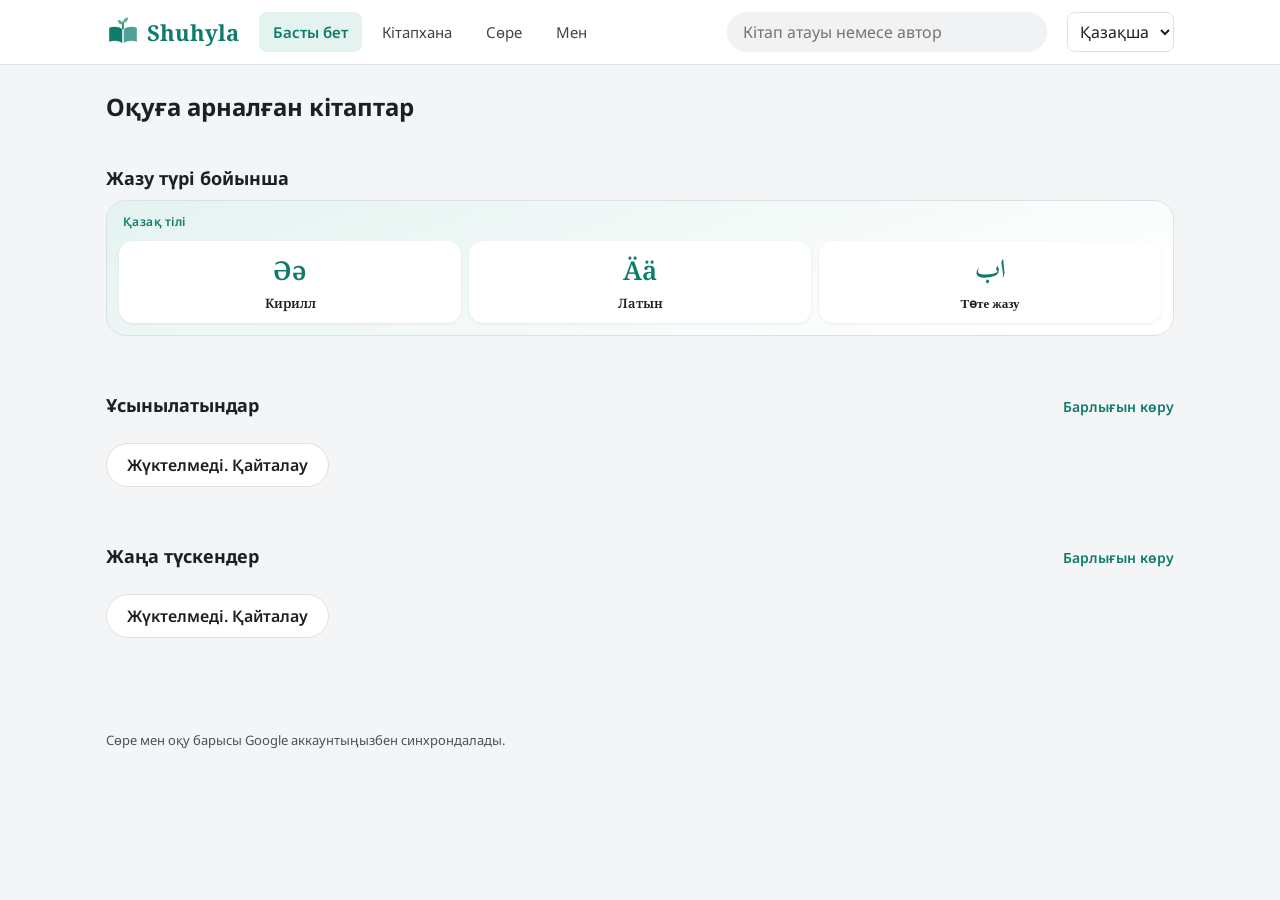
<file: index.html>
<!doctype html>
<html lang="kk">
<head>
<meta charset="utf-8">
<meta name="viewport" content="width=device-width, initial-scale=1">
<title>shuhyla</title>
<meta name="theme-color" content="#2e6f5e">
<link rel="manifest" href="/manifest.webmanifest">
<link rel="icon" type="image/png" sizes="192x192" href="/api/icon?size=192">
<link rel="apple-touch-icon" href="/api/icon?size=180&maskable=1">
<meta name="apple-mobile-web-app-capable" content="yes">
<meta name="mobile-web-app-capable" content="yes">
<meta name="apple-mobile-web-app-title" content="Kitap">
<meta name="apple-mobile-web-app-status-bar-style" content="default">
<link rel="preconnect" href="https://fonts.googleapis.com">
<link rel="preconnect" href="https://fonts.gstatic.com" crossorigin>
<link href="https://fonts.googleapis.com/css2?family=Noto+Sans:wght@400;600;700&family=Noto+Serif:wght@400;700&family=Noto+Serif+SC:wght@400;700&family=Scheherazade+New:wght@400;700&display=swap" rel="stylesheet">
<link rel="stylesheet" href="./css/app.css">
</head>
<body>
<div id="app"></div>
<script type="module" src="./js/app.js"></script>
</body>
</html>
</file>
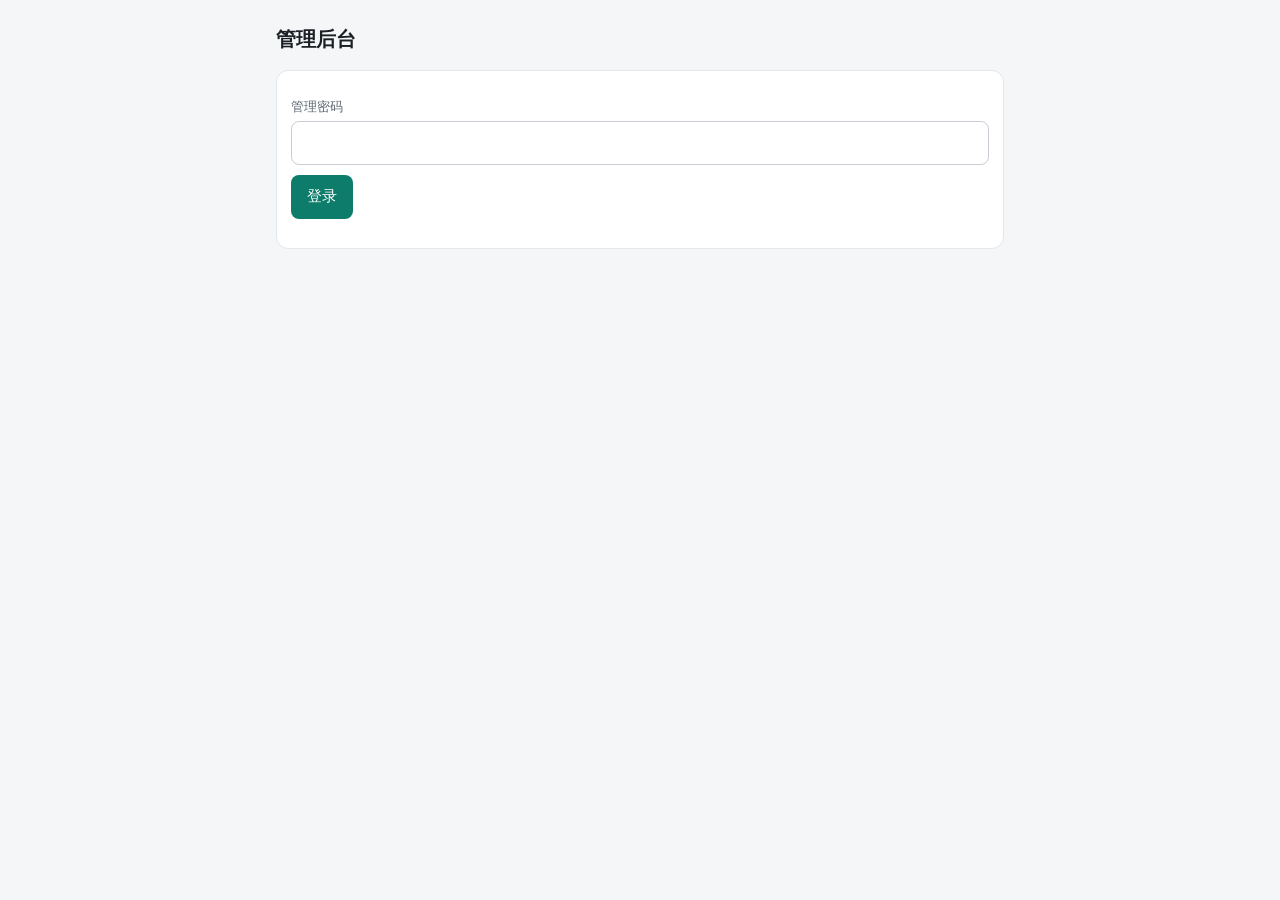
<file: admin.html>
<!doctype html>
<html lang="zh-CN">
<head>
<meta charset="utf-8">
<meta name="viewport" content="width=device-width, initial-scale=1">
<meta name="robots" content="noindex, nofollow">
<title>管理后台</title>
<style>
*{box-sizing:border-box}
body{margin:0;font:15px/1.5 system-ui,-apple-system,"Noto Sans SC","Noto Sans",sans-serif;background:#f4f6f8;color:#1c2024}
.wrap{max-width:760px;margin:0 auto;padding:16px}
h1{font-size:20px;margin:8px 0 16px}
h2{font-size:16px;margin:20px 0 8px}
.card{background:#fff;border:1px solid #e3e6ea;border-radius:12px;padding:14px;margin-bottom:12px}
label{display:block;font-size:13px;color:#5d6670;margin:12px 0 4px}
input,select,textarea{width:100%;min-height:44px;padding:8px 10px;border:1px solid #c9ced4;border-radius:8px;font:inherit;background:#fff;color:inherit}
textarea{min-height:80px}
input[type=checkbox]{width:auto;min-height:0;margin-right:8px}
.chk{display:flex;align-items:center;margin:12px 0;color:#1c2024;font-size:15px}
button{min-height:44px;padding:0 16px;border:0;border-radius:8px;background:#0e7c6b;color:#fff;font:inherit;cursor:pointer}
button.ghost{background:#e9edf0;color:#1c2024}
button.danger{background:#c0392b}
button:disabled{opacity:.5}
.row{display:flex;gap:8px;flex-wrap:wrap;margin-top:10px}
.tabs{display:flex;gap:8px;margin-bottom:12px}
.tabs button{flex:1}
.badge{display:inline-block;font-size:12px;padding:2px 8px;border-radius:10px;background:#e9edf0;margin-right:6px}
.badge.published{background:#d5efe8;color:#0a5a4d}
.badge.hidden{background:#fde8c8;color:#8a5200}
.badge.draft{background:#e4e4f5;color:#3b3b8a}
.muted{color:#5d6670;font-size:13px}
.err{color:#c0392b;white-space:pre-wrap}
.ok{color:#0a5a4d}
.bt{font-weight:600;font-size:16px}
ul.ch{margin:8px 0;padding-left:20px;font-size:13px}
ul.ch li.bad{color:#c0392b}
.thumb{width:72px;height:96px;object-fit:cover;border-radius:6px;background:#e9edf0;display:block;margin-top:6px}
.convrow{border-top:1px solid #e3e6ea;padding:8px 0}
.convrow .chk{margin:4px 0}
.convrow details{margin:6px 0}
.convrow textarea{margin-top:6px;min-height:200px}
.top{display:flex;justify-content:space-between;align-items:center}
</style>
<link rel="manifest" href="/admin-manifest.json">
<meta name="theme-color" content="#1f3d33">
<link rel="apple-touch-icon" href="/admin-192.png">
</head>
<body>
<div class="wrap" id="root"></div>
<script>
'use strict';
const root = document.getElementById('root');
let PW = '';
try { PW = sessionStorage.getItem('kitap-admin') || ''; } catch (e) {}

function h(tag, attrs, ...kids) {
  const el = document.createElement(tag);
  for (const [k, v] of Object.entries(attrs || {})) {
    if (v === null || v === undefined || v === false) continue;
    if (k.startsWith('on')) el.addEventListener(k.slice(2), v);
    else if (k === 'value') el.value = v;
    else el.setAttribute(k, v === true ? '' : v);
  }
  for (const kid of kids.flat()) {
    if (kid === null || kid === undefined || kid === false) continue;
    el.append(kid.nodeType ? kid : document.createTextNode(String(kid)));
  }
  return el;
}

async function api(action, data) {
  const r = await fetch('/api/admin', {
    method: 'POST',
    headers: { 'Content-Type': 'application/json', 'x-admin-password': PW },
    body: JSON.stringify({ action, ...(data || {}) })
  });
  let j;
  try { j = await r.json(); } catch (e) { j = { error: '服务器返回异常（HTTP ' + r.status + '）。如果是 404，说明接口还没部署成功' }; }
  if (r.status === 401) { logout(); throw new Error(j.error || '密码不对'); }
  if (!r.ok) throw new Error(j.error || ('HTTP ' + r.status));
  return j;
}

function logout() {
  PW = '';
  try { sessionStorage.removeItem('kitap-admin'); } catch (e) {}
  renderLogin();
}

// ---------- 登录 ----------
function renderLogin(msg) {
  const pw = h('input', { type: 'password', autocomplete: 'current-password', 'aria-label': '管理密码' });
  const out = h('p', { class: 'err' }, msg || '');
  const btn = h('button', { type: 'submit' }, '登录');
  const form = h('form', { class: 'card', onsubmit: async (e) => {
    e.preventDefault();
    btn.disabled = true; out.textContent = '';
    PW = pw.value;
    try {
      await api('categories');
      try { sessionStorage.setItem('kitap-admin', PW); } catch (x) {}
      renderMain();
    } catch (x) { PW = ''; out.textContent = x.message; btn.disabled = false; }
  } }, h('label', {}, '管理密码'), pw, h('div', { class: 'row' }, btn), out);
  root.replaceChildren(h('h1', {}, '管理后台'), form);
}

// ---------- 主界面 ----------
let tab = 'books';
function renderMain() {
  const tabs = h('div', { class: 'tabs' },
    h('button', { class: tab === 'books' ? '' : 'ghost', onclick: () => { tab = 'books'; renderMain(); } }, '书籍管理'),
    h('button', { class: tab === 'upload' ? '' : 'ghost', onclick: () => { tab = 'upload'; renderMain(); } }, '上传新书'),
    h('button', { class: tab === 'cats' ? '' : 'ghost', onclick: () => { tab = 'cats'; renderMain(); } }, '分类'),
    h('button', { class: tab === 'typos' ? '' : 'ghost', onclick: () => { tab = 'typos'; renderMain(); } }, '纠错'),
    h('button', { class: tab === 'users' ? '' : 'ghost', onclick: () => { tab = 'users'; renderMain(); } }, '用户'));
  const body = h('div');
  root.replaceChildren(
    h('div', { class: 'top' }, h('h1', {}, '管理后台'), h('button', { class: 'ghost', onclick: logout }, '退出')),
    tabs, body);
  if (tab === 'books') viewBooks(body); else if (tab === 'cats') viewCats(body); else if (tab === 'typos') viewTypos(body); else if (tab === 'users') viewUsers(body); else viewUpload(body);
}

// ---------- 分类管理 ----------
const CAT_LANGS = [['kk', '哈萨克语（必填）'], ['ru', '俄语'], ['zh', '中文'], ['en', '英语']];

function catForm(c, onSave, onCancel) {
  const slug = h('input', { value: c ? c.slug : '', placeholder: '例如 novel', autocapitalize: 'none' });
  const names = {};
  const fields = CAT_LANGS.map(([k, label]) => {
    names[k] = h('input', { dir: 'auto', value: (c && c.name && c.name[k]) || '' });
    return [h('label', {}, label), names[k]];
  });
  const msg = h('div', { class: 'muted' });
  const save = h('button', {}, '保存');
  save.addEventListener('click', async () => {
    save.disabled = true; msg.className = 'muted'; msg.textContent = '保存中…';
    const name = {};
    CAT_LANGS.forEach(([k]) => { name[k] = names[k].value; });
    try { await onSave(slug.value.trim(), name); } catch (e) { msg.className = 'err'; msg.textContent = e.message; save.disabled = false; }
  });
  return h('div', { class: 'editbox' },
    h('label', {}, '英文标识（小写字母、数字、-，不能重复）'), slug, fields.flat(),
    h('div', { class: 'row' }, save, h('button', { class: 'ghost', type: 'button', onclick: onCancel }, '取消')), msg);
}

async function viewCats(box) {
  const listEl = h('div');
  const addBox = h('div');
  const msg = h('div', { class: 'muted' });
  const say = (t, cls) => { msg.className = cls || 'muted'; msg.textContent = t; };
  let cats = [];
  const load = async () => {
    try { cats = (await api('category_list')).categories; draw(); } catch (e) { listEl.replaceChildren(h('p', { class: 'err' }, e.message)); }
  };
  const draw = () => {
    if (!cats.length) { listEl.replaceChildren(h('p', { class: 'muted' }, '还没有分类。点上面的“新增分类”。')); return; }
    listEl.replaceChildren(...cats.map((c) => {
      const holder = h('div', { class: 'card' });
      const show = () => holder.replaceChildren(
        h('div', { class: 'bt', dir: 'auto' }, (c.name && (c.name.zh || c.name.kk)) || c.slug),
        h('div', { class: 'muted', dir: 'auto' }, CAT_LANGS.map(([k]) => (c.name && c.name[k]) ? k + '：' + c.name[k] : null).filter(Boolean).join('　')),
        h('div', { class: 'muted' }, '标识：' + c.slug + '　·　' + c.books + ' 本书'),
        h('div', { class: 'row' },
          h('button', { class: 'ghost', type: 'button', onclick: () => holder.replaceChildren(catForm(c, async (slug, name) => {
            await api('category_update', { id: c.id, slug, name });
            say('✓ 已保存', 'ok'); await load();
          }, show)) }, '编辑'),
          h('button', { class: 'danger', type: 'button', onclick: async () => {
            if (!confirm('删除分类“' + ((c.name && (c.name.zh || c.name.kk)) || c.slug) + '”？')) return;
            try { await api('category_delete', { id: c.id }); say('已删除', 'muted'); await load(); } catch (e) { say(e.message, 'err'); }
          } }, '删除')));
      show();
      return holder;
    }));
  };
  const addBtn = h('button', { type: 'button', onclick: () => {
    if (addBox.firstChild) { addBox.replaceChildren(); return; }
    addBox.replaceChildren(h('div', { class: 'card' }, catForm(null, async (slug, name) => {
      await api('category_create', { slug, name });
      addBox.replaceChildren(); say('✓ 已新增', 'ok'); await load();
    }, () => addBox.replaceChildren())));
  } }, '新增分类');
  box.replaceChildren(h('div', { class: 'row', style: 'margin:0 0 10px' }, addBtn), addBox, msg, listEl);
  load();
}

  // ---------- 纠错反馈 ----------
async function viewTypos(box) {
  let status = 'new';
  const NAMES = { new: '待处理', fixed: '已处理', rejected: '已拒绝' };
  const bar = h('div', { class: 'tabs' });
  const listEl = h('div');
  const msg = h('div', { class: 'muted' });
  const say = (t, cls) => { msg.className = cls || 'muted'; msg.textContent = t; };

  const drawBar = () => bar.replaceChildren(...Object.keys(NAMES).map((s) =>
    h('button', { class: status === s ? '' : 'ghost', onclick: () => { status = s; load(); } }, NAMES[s])));

  const load = async () => {
    drawBar();
    listEl.replaceChildren(h('p', { class: 'muted' }, '加载中…'));
    try { draw((await api('typo_list', { status })).reports); } catch (e) { listEl.replaceChildren(h('p', { class: 'err' }, e.message)); }
  };

  const run = async (fn) => {
    say('');
    try { await fn(); await load(); } catch (e) { say(e.message, 'err'); }
  };

  const draw = (reports) => {
    if (!reports.length) { listEl.replaceChildren(h('p', { class: 'muted' }, '没有“' + NAMES[status] + '”的反馈。')); return; }
    listEl.replaceChildren(...reports.map((r) => {
      const where = (r.books && r.books.title ? '《' + r.books.title + '》' : '') +
        (r.chapters ? ' · 第 ' + r.chapters.chapter_number + ' 章 ' + r.chapters.title : '');
      const btns = h('div', { class: 'row' });
      if (r.status === 'new') {
        btns.append(
          h('button', { type: 'button', onclick: () => {
            if (!confirm('把“' + r.selected_text + '”改成“' + r.suggestion + '”？会直接修改这一章的正文。')) return;
            run(async () => {
              const x = await api('typo_apply', { id: r.id });
              if (!x.ok) throw new Error('保存了，但校验没通过：' + x.problems.join('；'));
              say('✓ 已修改正文，校验通过', 'ok');
            });
          } }, '采纳并修改'),
          h('button', { class: 'ghost', type: 'button', onclick: () => run(async () => { await api('typo_set', { id: r.id, status: 'fixed' }); say('已标记为已处理', 'muted'); }) }, '我已手动改'),
          h('button', { class: 'danger', type: 'button', onclick: () => run(async () => { await api('typo_set', { id: r.id, status: 'rejected' }); say('已拒绝', 'muted'); }) }, '拒绝'));
      } else {
        btns.append(h('button', { class: 'ghost', type: 'button', onclick: () => run(async () => { await api('typo_set', { id: r.id, status: 'new' }); say('已恢复为待处理', 'muted'); }) }, '恢复为待处理'));
      }
      return h('div', { class: 'card' },
        h('div', { class: 'muted', dir: 'auto' }, where),
        h('div', { dir: 'auto', style: 'margin-top:6px' },
          '错：', h('span', { style: 'background:#fde8e8;padding:0 4px;border-radius:4px' }, r.selected_text)),
        h('div', { dir: 'auto', style: 'margin-top:4px' },
          '改为：', h('span', { style: 'background:#d5efe8;padding:0 4px;border-radius:4px' }, r.suggestion)),
        r.context ? h('div', { class: 'muted', dir: 'auto', style: 'margin-top:6px' }, '上下文：…' + r.context + '…') : h('div', { class: 'muted', style: 'margin-top:6px' }, '没有位置信息，只能手动修改'),
        r.note ? h('div', { class: 'muted', dir: 'auto' }, '备注：' + r.note) : null,
        h('div', { class: 'muted' }, new Date(r.created_at).toLocaleString()),
        btns);
    }));
  };

  box.replaceChildren(h('p', { class: 'muted' }, '读者在阅读页选中错字后提交的反馈。“采纳并修改”会自动改这一章正文并重新校验；改不了的会提示原因，到“书籍管理 → 章节”里手动改。'), bar, msg, listEl);
  load();
}

// ---------- 用户：统计、列表、屏蔽 ----------
async function viewUsers(box) {
  box.replaceChildren(h('p', { class: 'muted' }, '加载中…'));
  let s;
  try { s = await api('user_stats'); } catch (e) { box.replaceChildren(h('p', { class: 'err' }, e.message)); return; }
  const cell = (n, label) => h('div', { class: 'card' },
    h('div', { style: 'font-size:26px;font-weight:600' }, String(n)),
    h('div', { class: 'muted' }, label));
  const q = h('input', { type: 'search', placeholder: '按邮箱或名字搜索', autocomplete: 'off' });
  const list = h('div');
  const fmt = (t) => (t ? new Date(t).toLocaleString() : '—');
  const card = (u) => {
    const msg = h('div', { class: 'muted' });
    const btn = h('button', { class: u.banned ? 'ghost' : 'danger', type: 'button' }, u.banned ? '解除屏蔽' : '屏蔽');
    btn.addEventListener('click', async () => {
      if (!u.banned && !confirm('确定屏蔽 ' + (u.email || u.id) + ' 吗？\n屏蔽后他无法再登录，已登录的设备最多 1 小时后也会被踢出。')) return;
      btn.disabled = true;
      try { await api('user_ban', { id: u.id, ban: !u.banned }); u.banned = !u.banned; draw(); } catch (e) { msg.className = 'err'; msg.textContent = e.message; btn.disabled = false; }
    });
    return h('div', { class: 'card' },
      h('div', { dir: 'auto', style: 'font-weight:600;word-break:break-all' }, u.email || '（没有邮箱）', ' ', u.banned ? h('span', { class: 'badge hidden' }, '已屏蔽') : null),
      u.name ? h('div', { class: 'muted', dir: 'auto' }, u.name) : null,
      h('div', { class: 'muted' }, '注册：' + fmt(u.created_at) + (u.provider ? ' · ' + u.provider : '')),
      h('div', { class: 'muted' }, '最近登录：' + fmt(u.last_sign_in_at)),
      h('div', { class: 'row' }, btn), msg);
  };
  const draw = () => {
    const k = q.value.trim().toLowerCase();
    const rows = s.users.filter((u) => !k || (u.email + ' ' + u.name).toLowerCase().includes(k));
    list.replaceChildren(...(rows.length ? rows.map(card) : [h('p', { class: 'muted' }, s.users.length ? '没有找到' : '还没有人注册')]));
  };
  q.addEventListener('input', draw);
  draw();
  box.replaceChildren(
    cell(s.total, '注册总数'),
    cell(s.d1, '近 24 小时新增'),
    cell(s.d7, '近 7 天新增'),
    cell(s.d30, '近 30 天新增'),
    cell(s.active7, '近 7 天登录过的人'),
    h('h2', {}, '所有用户' + (s.total > s.users.length ? '（只显示最新 ' + s.users.length + ' 个）' : '')),
    q, list);
}

const STATUS = { published: '已上架', hidden: '已下架', draft: '草稿' };
const LANG = { kk: '哈萨克语', ru: '俄语', zh: '中文', en: '英语' };
const SCRIPT = { cyrillic: '西里尔', latin: '拉丁', arabic: '阿拉伯', han: '汉字' };

async function viewBooks(box) {
  box.append(h('p', { class: 'muted' }, '加载中…'));
  let books; let cats = [];
  try { books = (await api('list')).books; cats = (await api('categories')).categories; } catch (e) { box.replaceChildren(h('p', { class: 'err' }, e.message)); return; }
  const draw = () => {
    if (!books.length) { box.replaceChildren(h('p', { class: 'muted' }, '还没有书。去“上传新书”添加。')); return; }
    box.replaceChildren(...books.map((b) => {
      const msg = h('div', { class: 'err' });
      const act = async (fn) => {
        msg.textContent = '';
        try { await fn(); } catch (e) { msg.textContent = e.message; }
      };
      const row = h('div', { class: 'row' });
      if (b.status !== 'published') {
        row.append(h('button', { onclick: () => act(async () => { await api('set_status', { id: b.id, status: 'published' }); b.status = 'published'; draw(); }) }, '上架'));
      } else {
        row.append(h('button', { class: 'ghost', onclick: () => act(async () => { await api('set_status', { id: b.id, status: 'hidden' }); b.status = 'hidden'; draw(); }) }, '下架'));
      }
      row.append(h('button', { class: 'ghost', onclick: () => act(async () => { await api('set_featured', { id: b.id, value: !b.is_featured }); b.is_featured = !b.is_featured; draw(); }) }, b.is_featured ? '取消推荐' : '设为推荐'));
      row.append(h('button', { class: 'ghost', onclick: () => {
        const ex = card.querySelector('.editbox');
        if (ex) { ex.remove(); return; }
        card.append(editForm(b, cats, draw));
      } }, '编辑'));
      row.append(h('button', { class: 'ghost', onclick: () => {
        const ex = card.querySelector('.chbox');
        if (ex) { ex.remove(); return; }
        card.append(chapterPanel(b));
      } }, '章节'));
      row.append(h('button', { class: 'danger', onclick: () => {
        if (!confirm('永久删除《' + b.title + '》和它的全部章节？不能恢复。')) return;
        act(async () => { await api('delete', { id: b.id }); books = books.filter((x) => x.id !== b.id); draw(); });
      } }, '删除'));
      const card = h('div', { class: 'card' },
        b.cover_url ? h('img', { class: 'thumb', src: b.cover_url, alt: '' }) : null,
        h('div', { class: 'bt', dir: 'auto' }, b.title),
        h('div', { class: 'muted', dir: 'auto' }, b.author),
        h('div', { style: 'margin-top:6px' },
          h('span', { class: 'badge ' + b.status }, STATUS[b.status] || b.status),
          h('span', { class: 'badge' }, (LANG[b.language] || b.language) + (b.language === 'kk' ? ' · ' + (SCRIPT[b.script] || b.script) : '')),
          h('span', { class: 'badge' }, b.chapter_count + ' 章'),
          b.is_featured ? h('span', { class: 'badge' }, '推荐') : null),
        h('div', { class: 'muted', dir: 'auto', style: 'margin-top:6px' }, '版权：' + (b.copyright_note || '—')),
        row, msg);
      return card;
    }));
  };
  draw();
}

// ---------- 章节管理（已上传的书）----------
function chapterForm(title0, content0, onSave, onCancel) {
  const ti = h('input', { dir: 'auto', value: title0 });
  const ta = h('textarea', { dir: 'auto', rows: '14' });
  ta.value = content0;
  ta.style.minHeight = '260px';
  const msg = h('div', { class: 'muted' });
  const save = h('button', {}, '保存');
  save.addEventListener('click', async () => {
    const title = ti.value;
    const content = ta.value;
    if (title.trim() === '') { msg.className = 'err'; msg.textContent = '标题不能为空'; return; }
    if (content.trim() === '') { msg.className = 'err'; msg.textContent = '正文不能为空'; return; }
    if (content.includes('\uFFFD') || content.includes('\u0000') || title.includes('\uFFFD')) { msg.className = 'err'; msg.textContent = '含有乱码字符或空字符，请先修掉'; return; }
    if (utf8len(content) > MAXCH) { msg.className = 'err'; msg.textContent = '这一章超过 3.5MB，请拆成两章'; return; }
    save.disabled = true; msg.className = 'muted'; msg.textContent = '保存并校验中…';
    try { await onSave(title, content); } catch (e) { msg.className = 'err'; msg.textContent = e.message; save.disabled = false; }
  });
  return h('div', {}, h('label', {}, '标题'), ti, h('label', {}, '正文（空行分段）'), ta,
    h('div', { class: 'row' }, save, h('button', { class: 'ghost', type: 'button', onclick: onCancel }, '取消')), msg);
}

// ---------- 有声书：浏览器直接把音频传到存储，不经过 Vercel（否则超过 4.5MB 会失败）----------
const AUDIO_MAX = 50 * 1024 * 1024 - 4096;
function audioDuration(file) {
  return new Promise((resolve) => {
    const a = new Audio();
    const u = URL.createObjectURL(file);
    let done = false;
    const fin = (v) => { if (done) return; done = true; URL.revokeObjectURL(u); resolve(v); };
    a.preload = 'metadata';
    a.onloadedmetadata = () => fin(Number.isFinite(a.duration) ? Math.round(a.duration) : 0);
    a.onerror = () => fin(0);
    setTimeout(() => fin(0), 8000);
    a.src = u;
  });
}
function putFile(url, file, headers, onProgress) {
  return new Promise((resolve, reject) => {
    const x = new XMLHttpRequest();
    x.open('PUT', url);
    Object.entries(headers).forEach(([k, v]) => x.setRequestHeader(k, v));
    x.upload.onprogress = (e) => { if (e.lengthComputable) onProgress(Math.round((e.loaded / e.total) * 100)); };
    x.onload = () => (x.status >= 200 && x.status < 300 ? resolve() : reject(new Error('上传失败 ' + x.status + '：' + String(x.responseText).slice(0, 150))));
    x.onerror = () => reject(new Error('网络中断，上传失败'));
    const fd = new FormData();
    fd.append('cacheControl', '3600');
    fd.append('', file);
    x.send(fd);
  });
}
function fmtDur(s) { s = s || 0; const m = Math.floor(s / 60); return m + ':' + String(s % 60).padStart(2, '0'); }

function audioControls(c, say, redraw) {
  const st = h('div', { class: 'muted' }, c.audio_path
    ? '音频：' + fmtDur(c.audio_seconds) + ' · ' + (Math.round((c.audio_bytes || 0) / 104857.6) / 10) + ' MB'
    : '没有音频');
  const file = h('input', { type: 'file', accept: '.mp3,.m4a,audio/mpeg,audio/mp4', style: 'display:none' });
  const up = h('button', { class: 'ghost', type: 'button', onclick: () => file.click() }, c.audio_path ? '替换音频' : '上传音频');
  const btns = [up];
  if (c.audio_path) {
    btns.push(h('button', { class: 'danger', type: 'button', onclick: async () => {
      if (!confirm('删除这一章的音频？')) return;
      try { await api('audio_remove', { chapter_id: c.id }); c.audio_path = null; c.audio_bytes = null; c.audio_seconds = null; say('已删除音频', 'muted'); redraw(); } catch (e) { say(e.message, 'err'); }
    } }, '删除音频'));
  }
  file.addEventListener('change', async () => {
    const f = file.files[0];
    if (!f) return;
    up.disabled = true;
    try {
      const ext = (f.name.split('.').pop() || '').toLowerCase();
      if (!['mp3', 'm4a'].includes(ext)) throw new Error('只支持 mp3 或 m4a 格式');
      if (f.size > AUDIO_MAX) throw new Error('文件超过 50MB，请压缩或按章节拆分后再传');
      st.textContent = '读取时长…';
      const seconds = await audioDuration(f);
      const s = await api('audio_sign', { chapter_id: c.id, ext, size: f.size });
      const headers = { 'x-upsert': 'true' };
      try { const cfg = await import('./js/config.js'); headers.apikey = cfg.SUPABASE_KEY; headers.Authorization = 'Bearer ' + cfg.SUPABASE_KEY; } catch (e) { /* 没有也能传，凭一次性地址授权 */ }
      await putFile(s.upload_url, f, headers, (p) => { st.textContent = '上传中 ' + p + '%（不要离开这个页面）'; });
      st.textContent = '校验中…';
      const r = await api('audio_commit', { chapter_id: c.id, path: s.path, bytes: f.size, seconds });
      c.audio_path = r.audio_path; c.audio_bytes = r.audio_bytes; c.audio_seconds = r.audio_seconds;
      say('✓ 音频已上传，校验通过（大小一致）', 'ok');
      redraw();
    } catch (e) { say(e.message, 'err'); st.textContent = '上传失败'; up.disabled = false; }
  });
  return h('div', {}, st, h('div', { class: 'row' }, btns), file);
}

function chapterPanel(b) {
  const box = h('div', { class: 'editbox chbox' });
  const listEl = h('div');
  const addBox = h('div');
  const msg = h('div', { class: 'muted' });
  const say = (t, cls) => { msg.className = cls || 'muted'; msg.textContent = t; };
  let chapters = [];

  const load = async () => {
    listEl.replaceChildren(h('p', { class: 'muted' }, '加载中…'));
    try { const r = await api('list_chapters', { book_id: b.id }); chapters = r.chapters; draw(); if (r.audio_ready === false) say('音频功能还没开通：请先在 Supabase 的 SQL Editor 运行 setup-audio.sql', 'err'); } catch (e) { listEl.replaceChildren(h('p', { class: 'err' }, e.message)); }
  };

  const draw = () => {
    b.chapter_count = chapters.length;
    listEl.replaceChildren(...chapters.map((c) => {
      const holder = h('div', { class: 'convrow' });
      const show = () => holder.replaceChildren(
        h('div', { dir: 'auto' }, c.chapter_number + '. ' + c.title + (c.audio_path ? '  🎧' : '') + (c.part ? '  【' + c.part + '】' : '')),
        h('div', { class: 'row' },
          h('button', { class: 'ghost', type: 'button', onclick: edit }, '编辑'),
          h('button', { class: 'danger', type: 'button', onclick: del }, '删除')),
        audioControls(c, say, show));
      const edit = async () => {
        holder.replaceChildren(h('p', { class: 'muted' }, '加载中…'));
        try {
          const ch = (await api('get_chapter', { id: c.id })).chapter;
          holder.replaceChildren(chapterForm(ch.title, ch.content, async (title, content) => {
            const r = await api('update_chapter', { id: c.id, title, content, sha: await sha256(content) });
            if (!r.ok) throw new Error('保存了，但校验没通过：' + r.problems.join('；'));
            c.title = title;
            show();
            say('✓ 已保存，校验通过', 'ok');
          }, show));
        } catch (e) { say(e.message, 'err'); show(); }
      };
      const del = async () => {
        if (!confirm('永久删除第 ' + c.chapter_number + ' 章“' + c.title + '”？不能恢复。')) return;
        try { await api('delete_chapter', { id: c.id }); chapters = chapters.filter((x) => x.id !== c.id); draw(); say('已删除。章节编号可能不连续，可以点“重新编号”整理', 'muted'); } catch (e) { say(e.message, 'err'); }
      };
      show();
      return holder;
    }));
  };

  const addBtn = h('button', { class: 'ghost', type: 'button', onclick: () => {
    if (addBox.firstChild) { addBox.replaceChildren(); return; }
    addBox.replaceChildren(chapterForm('', '', async (title, content) => {
      const r = await api('add_chapter', { book_id: b.id, title, content, sha: await sha256(content) });
      if (!r.ok) throw new Error('保存了，但校验没通过：' + r.problems.join('；'));
      addBox.replaceChildren();
      say('✓ 已新增到最后一章，校验通过', 'ok');
      await load();
    }, () => addBox.replaceChildren()));
  } }, '新增章节（加在最后）');
  const renum = h('button', { class: 'ghost', type: 'button', onclick: async () => {
    try { const r = await api('renumber', { book_id: b.id }); say('✓ 已重新编号' + (r.changed ? '，调整了 ' + r.changed + ' 章' : '，本来就是连续的'), 'ok'); await load(); } catch (e) { say(e.message, 'err'); }
  } }, '重新编号');

  // 批量设置“部分”（卷）：把第几章到第几章归到同一个部分，读者的目录就会分成两级
  const pFrom = h('input', { type: 'number', min: '1', placeholder: '从第几章', style: 'width:110px' });
  const pTo = h('input', { type: 'number', min: '1', placeholder: '到第几章', style: 'width:110px' });
  const pName = h('input', { dir: 'auto', placeholder: '部分名，如 第一部（留空 = 取消分组）' });
  const pBtn = h('button', { type: 'button', class: 'ghost', onclick: async () => {
    const from = parseInt(pFrom.value, 10); const to = parseInt(pTo.value, 10);
    if (!Number.isInteger(from) || !Number.isInteger(to)) { say('请填写从第几章、到第几章', 'err'); return; }
    pBtn.disabled = true;
    try {
      const r = await api('set_part', { book_id: b.id, from, to, part: pName.value });
      say('✓ 已设置 ' + r.count + ' 章' + (pName.value.trim() ? '，部分名：' + pName.value.trim() : '，已取消分组'), 'ok');
      await load();
    } catch (e) { say(e.message, 'err'); }
    pBtn.disabled = false;
  } }, '设置部分');
  box.append(h('p', { class: 'muted' }, '点“编辑”可以随意修改这一章的标题和文字。保存后会重新校验，读者马上看到新内容。'),
    listEl, h('div', { class: 'row' }, addBtn, renum),
    h('p', { class: 'muted' }, '分部（卷）：把连续的章节归到同一个部分。部分名要一字不差。'),
    h('div', { class: 'row' }, pFrom, pTo, pName, pBtn), addBox, msg);
  load();
  return box;
}

// ---------- 编辑 ----------
async function toJpegBase64(file) {
  const bmp = await createImageBitmap(file);
  const s = Math.min(1, 600 / Math.max(bmp.width, bmp.height));
  const c = document.createElement('canvas');
  c.width = Math.round(bmp.width * s); c.height = Math.round(bmp.height * s);
  const ctx = c.getContext('2d');
  ctx.fillStyle = '#fff'; ctx.fillRect(0, 0, c.width, c.height);
  ctx.drawImage(bmp, 0, 0, c.width, c.height);
  const blob = await new Promise((r) => c.toBlob(r, 'image/jpeg', 0.85));
  const buf = new Uint8Array(await blob.arrayBuffer());
  let bin = '';
  for (let i = 0; i < buf.length; i += 0x8000) bin += String.fromCharCode.apply(null, buf.subarray(i, i + 0x8000));
  return btoa(bin);
}

function editForm(b, cats, redraw) {
  const catSlug = (cats.find((c) => c.id === b.category_id) || {}).slug || '';
  const f = {
    title: h('input', { dir: 'auto', value: b.title }),
    author: h('input', { dir: 'auto', value: b.author }),
    desc: h('textarea', { dir: 'auto' }),
    cover: h('input', { type: 'url', placeholder: 'https://…' }),
    cat: h('select', {}, h('option', { value: '' }, '（不分类）'), cats.map((c) => h('option', { value: c.slug }, (c.name && (c.name.zh || c.name.en || c.name.kk)) || c.slug))),
    note: h('textarea', { dir: 'auto' }),
    series: h('input', { dir: 'auto', placeholder: '不属于丛书就留空' }),
    work: h('input', { dir: 'auto', placeholder: '没有其他文字或语言版本就留空' }),
    sno: h('input', { type: 'number', min: '0', placeholder: '第几册，如 1' }),
    ongoing: h('input', { type: 'checkbox' }),
    dir: h('select', {}, ['ltr', 'rtl', 'auto'].map((k) => h('option', { value: k }, { ltr: '从左到右', rtl: '从右到左', auto: '自动' }[k]))),
    img: h('input', { type: 'file', accept: 'image/*' })
  };
  f.desc.value = b.description || '';
  f.cover.value = b.cover_url || '';
  f.cat.value = catSlug;
  f.note.value = b.copyright_note || '';
  f.series.value = b.series || '';
  f.sno.value = b.series_no == null ? '' : b.series_no;
  f.work.value = b.work || '';
  f.ongoing.checked = !!b.is_ongoing;
  f.dir.value = b.text_direction || 'auto';
  const msg = h('div', { class: 'muted' });
  const save = h('button', {}, '保存修改');
  save.addEventListener('click', async () => {
    save.disabled = true; msg.className = 'muted'; msg.textContent = '保存中…';
    try {
      await api('update_book', { id: b.id, fields: {
        title: f.title.value, author: f.author.value, description: f.desc.value,
        cover_url: f.cover.value.trim(), category_slug: f.cat.value,
        copyright_note: f.note.value, text_direction: f.dir.value,
        series: f.series.value, series_no: f.sno.value, work: f.work.value, is_ongoing: f.ongoing.checked
      } });
      b.title = f.title.value; b.author = f.author.value; b.description = f.desc.value || null;
      b.cover_url = f.cover.value.trim() || null; b.copyright_note = f.note.value; b.text_direction = f.dir.value;
      b.series = f.series.value.trim() || null; b.series_no = b.series && f.sno.value !== '' ? parseInt(f.sno.value, 10) : null;
      b.work = f.work.value.trim() || null;
      b.is_ongoing = f.ongoing.checked;
      b.category_id = (cats.find((c) => c.slug === f.cat.value) || {}).id || null;
      if (f.img.files[0]) {
        msg.textContent = '上传封面…';
        const data = await toJpegBase64(f.img.files[0]);
        b.cover_url = (await api('upload_cover', { id: b.id, data })).cover_url;
      }
      redraw();
    } catch (e) { msg.className = 'err'; msg.textContent = e.message; save.disabled = false; }
  });
  const field = (label, el) => [h('label', {}, label), el];
  return h('div', { class: 'editbox' },
    field('书名', f.title), field('作者', f.author), field('简介', f.desc),
    h('label', { class: 'chk' }, f.ongoing, '内容更新中（书卡片和详情页显示“更新中”标签；写完后取消勾选）'),
    field('分类', f.cat), field('丛书名（同一套书要写得一模一样）', f.series), field('第几册', f.sno), field('作品组名（同一本书的不同文字/语言版本，要写得一模一样）', f.work), field('版权来源', f.note), field('文字方向', f.dir),
    field('封面：选一张图片上传（自动压缩）', f.img),
    field('或者填封面图片地址（https://…）', f.cover),
    h('p', { class: 'muted' }, '语言和文字不能修改。选了图片会优先使用图片。'),
    h('div', { class: 'row' }, save), msg);
}

// ---------- 上传 ----------
const SCRIPTS_BY_LANG = { kk: ['cyrillic', 'latin', 'arabic'], ru: ['cyrillic'], zh: ['han'], en: ['latin'] };

async function sha256(text) {
  const buf = await crypto.subtle.digest('SHA-256', new TextEncoder().encode(text));
  return [...new Uint8Array(buf)].map((x) => x.toString(16).padStart(2, '0')).join('');
}

// 严格读取：不是有效 UTF-8、带 BOM、有乱码字符，都直接报错，不修复
async function parseChapter(file) {
  const buf = new Uint8Array(await file.arrayBuffer());
  if (buf.length >= 3 && buf[0] === 0xEF && buf[1] === 0xBB && buf[2] === 0xBF) throw new Error('开头有 BOM 标记，请用“不带 BOM 的 UTF-8”重新保存');
  let text;
  try { text = new TextDecoder('utf-8', { fatal: true }).decode(buf); } catch (e) { throw new Error('不是有效的 UTF-8 编码'); }
  if (text.includes('\u0000')) throw new Error('含有空字符，文件可能已损坏');
  if (text.includes('\uFFFD')) throw new Error('含有乱码字符，请先修复源文件');
  const m = file.name.match(/^(\d+)/);
  if (!m) throw new Error('文件名必须以数字开头，例如 001.txt');
  const n = parseInt(m[1], 10);
  if (n < 1) throw new Error('章节编号必须从 1 开始');
  const head = text.match(/^([^\r\n]*)\r?\n\r?\n/);
  if (!head) throw new Error('格式不对：第 1 行标题，第 2 行空行，第 3 行起正文');
  const title = head[1];
  if (title.trim() === '') throw new Error('章节标题为空');
  const content = text.slice(head[0].length);
  if (content.trim() === '') throw new Error('正文为空');
  return { n, title, content, sha: await sha256(content), bytes: new TextEncoder().encode(content).length };
}

// ---------- 格式转换（全部在浏览器里完成，不加载任何外部代码） ----------
const MAX_FILE = 60 * 1024 * 1024;

function decodeStrict(u8) {
  try { return new TextDecoder('utf-8', { fatal: true }).decode(u8); } catch (e) { throw new Error('文件里有不是 UTF-8 的内容，已停止，不会猜测或修复'); }
}

async function unzip(buf) {
  if (typeof DecompressionStream === 'undefined') throw new Error('这个浏览器太旧，不支持解压。请换最新版 Chrome');
  const dv = new DataView(buf);
  const u8 = new Uint8Array(buf);
  let e = -1;
  for (let i = u8.length - 22; i >= Math.max(0, u8.length - 65557); i--) {
    if (dv.getUint32(i, true) === 0x06054b50) { e = i; break; }
  }
  if (e < 0) throw new Error('不是有效的 EPUB / DOCX 文件');
  const count = dv.getUint16(e + 10, true);
  let p = dv.getUint32(e + 16, true);
  const files = new Map();
  for (let k = 0; k < count; k++) {
    if (dv.getUint32(p, true) !== 0x02014b50) throw new Error('压缩包结构损坏');
    const nlen = dv.getUint16(p + 28, true);
    const elen = dv.getUint16(p + 30, true);
    const clen = dv.getUint16(p + 32, true);
    const name = new TextDecoder().decode(u8.subarray(p + 46, p + 46 + nlen));
    files.set(name, { flag: dv.getUint16(p + 8, true), method: dv.getUint16(p + 10, true), csize: dv.getUint32(p + 20, true), usize: dv.getUint32(p + 24, true), off: dv.getUint32(p + 42, true) });
    p += 46 + nlen + elen + clen;
  }
  return {
    has: (n) => files.has(n),
    async read(name) {
      const f = files.get(name);
      if (!f) return null;
      if (f.flag & 1) throw new Error('文件已加密，不能读取');
      if (f.usize > 40 * 1024 * 1024) throw new Error('压缩包里有过大的文件：' + name);
      const lh = f.off;
      const start = lh + 30 + dv.getUint16(lh + 26, true) + dv.getUint16(lh + 28, true);
      const data = u8.subarray(start, start + f.csize);
      if (f.method === 0) return data.slice();
      if (f.method !== 8) throw new Error('不支持的压缩方式');
      const stream = new Blob([data]).stream().pipeThrough(new DecompressionStream('deflate-raw'));
      return new Uint8Array(await new Response(stream).arrayBuffer());
    }
  };
}

function parseMarkup(text) {
  let doc = new DOMParser().parseFromString(text, 'application/xhtml+xml');
  if (doc.getElementsByTagName('parsererror').length) doc = new DOMParser().parseFromString(text, 'text/html');
  return doc;
}

const BLOCK = new Set(['P', 'DIV', 'H1', 'H2', 'H3', 'H4', 'H5', 'H6', 'LI', 'UL', 'OL', 'BLOCKQUOTE', 'SECTION', 'ARTICLE', 'ASIDE', 'HEADER', 'FOOTER', 'NAV', 'TABLE', 'TR', 'TD', 'TH', 'THEAD', 'TBODY', 'DD', 'DT', 'DL', 'FIGURE', 'FIGCAPTION', 'PRE', 'HR', 'MAIN', 'FORM', 'BODY']);
const SKIP = new Set(['SCRIPT', 'STYLE', 'HEAD', 'SVG', 'TITLE', 'NOSCRIPT']);

function tidy(s) {
  return s.split('\n').map((x) => x.replace(/^[ \t\r\f]+|[ \t\r\f]+$/g, '')).join('\n').replace(/^\n+|\n+$/g, '');
}

// 网页 → 段落列表。每个块级元素是一段；<br> 变成换行；连续空白合并成一个空格（网页本身就是这样显示的）
function htmlToParas(root) {
  const out = [];
  out.anchors = Object.create(null); // 网页里带 id 的位置 → 它前面有几段（用来按目录的锚点切章）
  let cur = '';
  let lv = 0;
  const flush = () => { const t = tidy(cur); if (t !== '') out.push({ t, lv }); cur = ''; };
  const go = (n) => {
    if (n.nodeType === 3) { cur += n.nodeValue.replace(/[ \t\r\n\f]+/g, ' '); return; }
    if (n.nodeType !== 1) return;
    const tag = n.localName.toUpperCase();
    if (SKIP.has(tag)) return;
    if (tag === 'BR') { cur += '\n'; return; }
    const hm = /^H([1-6])$/.exec(tag);
    const block = BLOCK.has(tag);
    if (block) flush();
    const aid = n.getAttribute('id') || (tag === 'A' ? n.getAttribute('name') : null);
    if (aid && !(aid in out.anchors)) out.anchors[aid] = out.length;
    const prev = lv;
    if (hm) lv = +hm[1];
    for (const c of n.childNodes) go(c);
    if (block) flush();
    if (hm) lv = prev;
  };
  go(root);
  flush();
  return out;
}

function autoLevel(counts) {
  for (const L of [1, 2, 3]) if ((counts[L] || 0) >= 2) return L;
  return 0;
}
  function parasLevelCounts(paras) {
  const c = {};
  paras.forEach((p) => { if (p.lv) c[p.lv] = (c[p.lv] || 0) + 1; });
  return c;
}

function splitParas(paras, level, fallback) {
  const chs = [];
  let cur = null;
  for (const p of paras) {
    if (level && p.lv === level) { cur = { title: p.t.replace(/\n+/g, ' '), paras: [] }; chs.push(cur); }
    else {
      if (!cur) { cur = { title: fallback, paras: [] }; chs.push(cur); }
      cur.paras.push(p.t);
    }
  }
  return chs.map((c) => ({ title: c.title, content: c.paras.join('\n\n') })).filter((c) => c.content.trim() !== '');
}

const MD_HEAD = /^(#{1,6})[ \t]+(.+?)[ \t]*#*[ \t]*$/;
function mdLevelCounts(text) {
  const c = {};
  text.split(/\r?\n/).forEach((l) => { const m = MD_HEAD.exec(l); if (m) c[m[1].length] = (c[m[1].length] || 0) + 1; });
  return c;
}
function splitMd(text, level, fallback) {
  const chs = [];
  let cur = null;
  for (const line of text.split(/\r?\n/)) {
    const m = MD_HEAD.exec(line);
    if (level && m && m[1].length === level) { cur = { title: m[2], lines: [] }; chs.push(cur); }
    else {
      if (!cur) { cur = { title: fallback, lines: [] }; chs.push(cur); }
      cur.lines.push(line);
    }
  }
  return chs.map((c) => ({ title: c.title, content: c.lines.join('\n').replace(/^\n+|\n+$/g, '') })).filter((c) => c.content.trim() !== '');
}

// 粘贴的文字：用单独一行 --- 分章，每章第一行是标题
function splitSep(text) {
  const out = [];
  let buf = [];
  const flush = () => {
    while (buf.length && buf[0].trim() === '') buf.shift();
    if (buf.length) {
      const title = buf[0].trim();
      const content = buf.slice(1).join('\n').replace(/^\n+|\n+$/g, '');
      if (content.trim() !== '') out.push({ title, content });
    }
    buf = [];
  };
  for (const line of text.split('\n')) {
    if (/^\s*-{3,}\s*$/.test(line)) flush(); else buf.push(line);
  }
  flush();
  return out;
}

const baseName = (n) => n.replace(/\.[^.]+$/, '');
const dirOf = (p) => (p.includes('/') ? p.slice(0, p.lastIndexOf('/') + 1) : '');
const resolvePath = (base, rel) => {
  try { return decodeURIComponent(new URL(rel, 'http://h/' + base).pathname.slice(1)); } catch (e) { return rel; }
};
const oneLine = (s) => s.replace(/\s+/g, ' ').trim();

const normText = (s) => s.toLowerCase().replace(/[^\p{L}\p{N}]+/gu, '');
const utf8len = (s) => new TextEncoder().encode(s).length;

async function convertEpub(file) {
  const zip = await unzip(await file.arrayBuffer());
  const rd = async (path) => { const b = await zip.read(path); return b ? decodeStrict(b) : null; };
  const container = await rd('META-INF/container.xml');
  if (!container) throw new Error('不是有效的 EPUB（缺少 container.xml）');
  const root = new DOMParser().parseFromString(container, 'application/xml').getElementsByTagName('rootfile')[0];
  const opfPath = root && root.getAttribute('full-path');
  const opfText = opfPath && await rd(opfPath);
  if (!opfText) throw new Error('不是有效的 EPUB（找不到内容清单）');
  const opf = new DOMParser().parseFromString(opfText, 'application/xml');
  const dir = dirOf(opfPath);
  const manifest = new Map();
  for (const it of opf.getElementsByTagName('item')) {
    manifest.set(it.getAttribute('id'), { href: resolvePath(dir, it.getAttribute('href') || ''), type: it.getAttribute('media-type') || '', props: it.getAttribute('properties') || '' });
  }
  const spine = [...opf.getElementsByTagName('itemref')].map((r) => manifest.get(r.getAttribute('idref'))).filter(Boolean);

  // 目录：优先 nav.xhtml，其次 toc.ncx。每一条记录“哪个文件的哪个位置、叫什么名字”
  const entries = [];
  const addEntry = (basePath, href, label) => {
    if (!href || !label) return;
    const parts = href.split('#');
    let frag = parts[1] || '';
    try { frag = decodeURIComponent(frag); } catch (e) { /* ignore */ }
    entries.push({ path: parts[0] ? resolvePath(dirOf(basePath), parts[0]) : basePath, frag, label });
  };
  const navItem = [...manifest.values()].find((m) => /\bnav\b/.test(m.props));
  if (navItem) {
    const t = await rd(navItem.href);
    if (t) {
      const doc = new DOMParser().parseFromString(t, 'text/html');
      const navs = [...doc.querySelectorAll('nav')];
      const nav = navs.find((n) => (n.getAttribute('epub:type') || '') === 'toc') || navs[0];
      if (nav) for (const a of nav.querySelectorAll('a')) addEntry(navItem.href, a.getAttribute('href'), oneLine(a.textContent || ''));
    }
  }
  if (!entries.length) {
    const ncx = [...manifest.values()].find((m) => m.type === 'application/x-dtbncx+xml');
    const t = ncx && await rd(ncx.href);
    if (t) {
      const doc = new DOMParser().parseFromString(t, 'application/xml');
      for (const np of doc.getElementsByTagName('navPoint')) {
        const tx = np.getElementsByTagName('text')[0];
        const ct = np.getElementsByTagName('content')[0];
        addEntry(ncx.href, ct && ct.getAttribute('src'), tx ? oneLine(tx.textContent || '') : '');
      }
    }
  }
  const byPath = new Map();
  entries.forEach((e) => { if (!byPath.has(e.path)) byPath.set(e.path, []); byPath.get(e.path).push(e); });

  const items = [];
  for (const m of spine) {
    if (!/html/.test(m.type)) continue;
    const text = await rd(m.href);
    if (!text) continue;
    const doc = parseMarkup(text);
    const body = doc.getElementsByTagName('body')[0] || doc.documentElement;
    const paras = htmlToParas(body);
    if (!paras.length) continue;
    const ents = byPath.get(m.href);

    if (!ents) { // 目录没提到的文件（封面、版权页等）：单独一项，内容很少的默认不勾选
      const hd = paras.slice(0, 3).find((p) => p.lv >= 1 && p.lv <= 3);
      const title = hd ? oneLine(hd.t) : baseName(m.href.split('/').pop());
      const ps = paras.slice();
      if (hd && ps[0] === hd) ps.shift();
      const content = ps.map((p) => p.t).join('\n\n');
      if (content.trim() !== '') items.push({ title, content, inc: content.length >= 200 });
      continue;
    }

    // 按目录里的锚点把这个文件切成多章（一个文件里有很多章也能分开）
    let cuts = [];
    ents.forEach((e, i) => {
      if (!e.frag) cuts.push({ idx: 0, label: e.label, i });
      else if (paras.anchors[e.frag] !== undefined) cuts.push({ idx: paras.anchors[e.frag], label: e.label, i });
    });
    if (!cuts.length) cuts = [{ idx: 0, label: ents[0].label, i: 0 }];
    cuts.sort((x, y) => x.idx - y.idx || x.i - y.i);
    const ded = [];
    for (const c of cuts) {
      if (ded.length && ded[ded.length - 1].idx === c.idx) ded[ded.length - 1] = c; else ded.push(c);
    }
    if (ded[0].idx > 0) { // 第一个标题之前的内容：接到上一章后面
      const pre = paras.slice(0, ded[0].idx).map((p) => p.t).join('\n\n');
      if (items.length) items[items.length - 1].content += '\n\n' + pre;
      else items.push({ title: baseName(m.href.split('/').pop()), content: pre, inc: pre.length >= 200 });
    }
    ded.forEach((c, k) => {
      const end = k + 1 < ded.length ? ded[k + 1].idx : paras.length;
      const ps = paras.slice(c.idx, end);
      if (ps.length && normText(ps[0].t) === normText(c.label)) ps.shift(); // 正文第一段就是标题，去掉重复
      const content = ps.map((p) => p.t).join('\n\n');
      if (content.trim() !== '') items.push({ title: c.label, content });
    });
  }
  if (!items.length) throw new Error('EPUB 里没有找到文字内容');
  return items;
}

async function convertDocx(file) {
  const zip = await unzip(await file.arrayBuffer());
  const docXml = zip.has('word/document.xml') ? decodeStrict(await zip.read('word/document.xml')) : null;
  if (!docXml) throw new Error('不是有效的 DOCX 文件');
  const styleLv = new Map();
  if (zip.has('word/styles.xml')) {
    const sdoc = new DOMParser().parseFromString(decodeStrict(await zip.read('word/styles.xml')), 'application/xml');
    for (const st of sdoc.getElementsByTagName('w:style')) {
      const id = st.getAttribute('w:styleId');
      const nm = st.getElementsByTagName('w:name')[0];
      const name = nm ? (nm.getAttribute('w:val') || '') : '';
      let lv = 0;
      const m = /^(?:heading|标题)\s*([1-9])$/i.exec(name);
      if (m) lv = +m[1];
      else { const ol = st.getElementsByTagName('w:outlineLvl')[0]; if (ol) lv = (+ol.getAttribute('w:val')) + 1; }
      if (id && lv) styleLv.set(id, lv);
    }
  }
  const doc = new DOMParser().parseFromString(docXml, 'application/xml');
  if (doc.getElementsByTagName('parsererror').length) throw new Error('DOCX 内容无法解析');
  const paras = [];
  for (const p of doc.getElementsByTagName('w:p')) {
    let s = '';
    const walk = (n) => {
      for (const c of n.childNodes) {
        if (c.nodeType !== 1) continue;
        const nm = c.nodeName;
        if (nm === 'w:t') s += c.textContent;
        else if (nm === 'w:tab') s += '\t';
        else if (nm === 'w:noBreakHyphen') s += '-';
        else if (nm === 'w:br') { if (c.getAttribute('w:type') !== 'page') s += '\n'; }
        else if (nm === 'w:delText' || nm === 'w:instrText') continue;
        else walk(c);
      }
    };
    walk(p);
    const t = tidy(s);
    if (t === '') continue;
    const ps = p.getElementsByTagName('w:pStyle')[0];
    let lv = ps ? (styleLv.get(ps.getAttribute('w:val')) || 0) : 0;
    if (!lv) { const ol = p.getElementsByTagName('w:outlineLvl')[0]; if (ol) lv = (+ol.getAttribute('w:val')) + 1; }
    paras.push({ t, lv: lv > 6 ? 0 : lv });
  }
  if (!paras.length) throw new Error('Word 文件里没有找到文字');
  return paras;
}

// ===== PDF 文字提取核心（纯函数，不依赖 pdf.js） =====
const PDF_TERM = /[.!?…:;»"”'’)\]]$/;
const PDF_HEAD = /^(глава|бөлім|тарау|раздел|часть|chapter|part|第\s*[一二三四五六七八九十百零〇0-9]+\s*[章节回卷部])(\s|$|[.:。：、\-–—0-9IVXLCivxlc])/i;

// items: [{s, x, y, w, h}]  → 行 [{t, x, x2, y, h}]
function pdfLines(items, rtl) {
  const its = items.filter((i) => i.s !== '' && i.s != null).map((i) => ({ ...i, h: i.h || 10 }));
  its.sort((a, b) => b.y - a.y);
  const rows = [];
  for (const it of its) {
    const row = rows[rows.length - 1];
    if (row && Math.abs(row.y - it.y) <= Math.max(2, row.h * 0.45)) row.its.push(it);
    else rows.push({ y: it.y, h: it.h, its: [it] });
  }
  return rows.map((r) => {
    r.its.sort((a, b) => (rtl ? b.x - a.x : a.x - b.x));
    let t = '';
    let prevEnd = null;
    for (const it of r.its) {
      if (prevEnd !== null) {
        const gap = rtl ? prevEnd - (it.x + it.w) : it.x - prevEnd;
        if (gap > r.h * 0.2 && !/\s$/.test(t) && !/^\s/.test(it.s)) t += ' ';
      }
      t += it.s;
      prevEnd = rtl ? it.x : it.x + it.w;
    }
    const xs = r.its.map((i) => i.x);
    const x2s = r.its.map((i) => i.x + i.w);
    return { t: t.replace(/[ \t]+/g, ' ').trim(), x: Math.min(...xs), x2: Math.max(...x2s), y: r.y, h: r.h };
  }).filter((l) => l.t !== '');
}

const median = (a) => { if (!a.length) return 0; const s = [...a].sort((x, y) => x - y); return s[Math.floor(s.length / 2)]; };

// pagesItems: [[items…]…] → pages: [[{t, lv}…]…]
function pdfToPages(pagesItems, rtl) {
  const pagesLines = pagesItems.map((p) => pdfLines(p, rtl));
  const n = pagesLines.length;
  // 去页眉页脚 / 页码
  const key = (l) => l.t.replace(/\d+/g, '#').toLowerCase();
  const cnt = new Map();
  pagesLines.forEach((ls) => {
    const seen = new Set();
    [...ls.slice(0, 2), ...ls.slice(-2)].forEach((l) => { const k = key(l); if (!seen.has(k)) { seen.add(k); cnt.set(k, (cnt.get(k) || 0) + 1); } });
  });
  const thr = Math.max(3, Math.ceil(n * 0.4));
  const isNoise = (l, idx, len) => {
    const edge = idx < 2 || idx >= len - 2;
    if (!edge) return false;
    if (/^[-–—\s]*\d{1,4}[-–—\s]*$/.test(l.t)) return true;
    return n >= 4 && cnt.get(key(l)) >= thr;
  };
  const cleaned = pagesLines.map((ls) => ls.filter((l, i) => !isNoise(l, i, ls.length)));
  // 版面参数
  const allLines = cleaned.flat();
  const lh = median(allLines.map((l) => l.h)) || 10;
  const maxW = median(allLines.map((l) => l.x2 - l.x).filter((w) => w > 0).sort((a, b) => b - a).slice(0, Math.max(1, Math.floor(allLines.length / 2)))) || 1;
  const left = median(allLines.map((l) => (rtl ? -l.x2 : l.x)));
  const pages = [];
  let carry = null; // 跨页未结束的段落
  for (const ls of cleaned) {
    const out = [];
    let cur = null;
    let prev = null;
    ls.forEach((l, i) => {
      const head = PDF_HEAD.test(l.t) && l.t.length <= 80;
      const gap = prev ? Math.abs(prev.y - l.y) - l.h : 0;
      const indent = (rtl ? -l.x2 : l.x) - left > lh * 1.0;
      const prevShort = prev && (prev.x2 - prev.x) < maxW * 0.75 && PDF_TERM.test(prev.t);
      let brk = !cur || head || (prev && PDF_HEAD.test(prev.t) && prev.t.length <= 80) || (prev && gap > lh * 0.9) || indent || prevShort;
      if (i === 0 && carry && !head && !indent && !PDF_TERM.test(carry.t)) { cur = carry; carry = null; brk = false; }
      if (brk) {
        if (cur && cur !== carry && !out.includes(cur)) out.push(cur);
        if (i === 0 && carry) { out.push(carry); carry = null; }
        cur = { t: l.t, lv: head ? 1 : 0 };
      } else if (cur.t) {
        if (!rtl && /[A-Za-zА-Яа-яЁёӘәҒғҚқҢңӨөҰұҮүҺһІі]-$/.test(cur.t) && /^[a-zа-яёәғқңөұүһі]/.test(l.t)) cur.t = cur.t.slice(0, -1) + l.t;
        else cur.t += ' ' + l.t;
      }
      prev = l;
    });
    if (cur) {
      if (!PDF_TERM.test(cur.t) && !cur.lv) { carry = cur; if (out.includes(cur)) out.pop(); }
      else if (!out.includes(cur)) out.push(cur);
    }
    pages.push(out);
  }
  if (carry) { if (pages.length) pages[pages.length - 1].push(carry); }
  return pages;
}

// 检查文字质量，返回错误字符串或 ''
function pdfCheck(pages, rtlExpected) {
  const text = pages.flat().map((p) => p.t).join('\n');
  const chars = text.replace(/\s/g, '').length;
  if (chars < Math.max(50, pages.length * 20)) return '这个 PDF 里几乎没有文字，应该是扫描版（图片）。扫描版需要先做 OCR 才能导入，暂不支持';
  const bad = (text.match(/[\uFFFD\u0000\uE000-\uF8FF]/g) || []).length;
  if (bad / chars > 0.005) return '提取出的文字里有 ' + bad + ' 个乱码字符（字体编码问题），为了不让乱码上架，已停止。请换一个文字版 PDF，或者复制文字后用“粘贴文字”';
  const pres = (text.match(/[\uFB50-\uFDFF\uFE70-\uFEFF]/g) || []).length;
  if (pres / chars > 0.05) return '这个 PDF 的阿拉伯文字提取后是“显示形式”字母，顺序和连写不可靠，不能原样入库。请换一个文字版（或用 Word / 粘贴文字）';
  return '';
}

function pdfChunk(pages, per, fb) {
  const items = [];
  for (let i = 0; i < pages.length; i += per) {
    const slice = pages.slice(i, i + per).flat().map((p) => p.t);
    if (!slice.length) continue;
    const a = i + 1, b = Math.min(i + per, pages.length);
    items.push({ title: fb + ' ' + (a === b ? a : a + '–' + b), content: slice.join('\n\n') });
  }
  return items;
}

function pdfSplit(pages, mode, fb, splitParas) {
  if (mode === '0') return [{ title: fb, content: pages.flat().map((p) => p.t).join('\n\n') }];
  if (mode === 'auto' || mode === 'head') {
    const flat = pages.flat();
    if (flat.filter((p) => p.lv === 1).length >= 2) return splitParas(flat, 1, fb);
    if (mode === 'head') return [];
    return pdfChunk(pages, 10, fb);
  }
  return pdfChunk(pages, +mode, fb);
}

const PDFJS_VER = '3.11.174';
let pdfjsP = null;
function loadPdfJs() {
  if (window.pdfjsLib) return Promise.resolve(window.pdfjsLib);
  if (pdfjsP) return pdfjsP;
  const base = 'https://cdnjs.cloudflare.com/ajax/libs/pdf.js/' + PDFJS_VER + '/';
  pdfjsP = new Promise((res, rej) => {
    const sc = document.createElement('script');
    sc.src = base + 'pdf.min.js';
    sc.onload = () => { window.pdfjsLib.GlobalWorkerOptions.workerSrc = base + 'pdf.worker.min.js'; res(window.pdfjsLib); };
    sc.onerror = () => { pdfjsP = null; rej(new Error('PDF 读取组件加载失败（需要能访问 cdnjs.cloudflare.com，或网站的安全策略拦截了它）')); };
    document.head.append(sc);
  });
  return pdfjsP;
}

async function convertPdf(file, rtl, onProgress) {
  const lib = await loadPdfJs();
  let doc;
  try { doc = await lib.getDocument({ data: new Uint8Array(await file.arrayBuffer()) }).promise; }
  catch (e) {
    if (e && e.name === 'PasswordException') throw new Error('这个 PDF 有密码保护，请先去掉密码');
    throw new Error('不是有效的 PDF 文件：' + (e && e.message ? e.message : e));
  }
  const pagesItems = [];
  for (let i = 1; i <= doc.numPages; i++) {
    const page = await doc.getPage(i);
    const tc = await page.getTextContent();
    pagesItems.push(tc.items.filter((it) => typeof it.str === 'string').map((it) => ({ s: it.str, x: it.transform[4], y: it.transform[5], w: it.width, h: Math.abs(it.transform[3]) || it.height })));
    if (onProgress) onProgress(i, doc.numPages);
  }
  const pages = pdfToPages(pagesItems, rtl);
  const err = pdfCheck(pages, rtl);
  if (err) throw new Error(err);
  return pages;
}

async function readText(file) {
  return decodeStrict(new Uint8Array(await file.arrayBuffer()));
}

async function viewUpload(box) {
  let cats = [];
  try { cats = (await api('categories')).categories; } catch (e) { box.append(h('p', { class: 'err' }, e.message)); return; }

  const f = {
    title: h('input', { dir: 'auto' }),
    author: h('input', { dir: 'auto' }),
    lang: h('select', {}, Object.keys(LANG).map((k) => h('option', { value: k }, LANG[k]))),
    script: h('select'),
    dir: h('select', {}, ['ltr', 'rtl', 'auto'].map((k) => h('option', { value: k }, { ltr: '从左到右', rtl: '从右到左', auto: '自动' }[k]))),
    cat: h('select', {}, h('option', { value: '' }, '（不分类）'), cats.map((c) => h('option', { value: c.slug }, (c.name && (c.name.zh || c.name.en || c.name.kk)) || c.slug))),
    desc: h('textarea', { dir: 'auto' }),
    cover: h('input', { type: 'url', placeholder: 'https://…（可不填）' }),
    note: h('textarea', { dir: 'auto', placeholder: '例如：公版（作者逝世超过 70 年）/ 作者授权 / 自己原创' }),
    feat: h('input', { type: 'checkbox' }),
    pub: h('input', { type: 'checkbox', checked: true }),
    rep: h('input', { type: 'checkbox' }),
    files: h('input', { type: 'file', multiple: true, accept: '.txt,.epub,.docx,.html,.htm,.md,.markdown,.pdf' }),
    paste: h('textarea', { dir: 'auto', rows: '10', placeholder: '把记事本里的文字复制，粘贴到这里…' }),
    splitMode: h('select', {}, [['md', '按 # 开头的标题行分章（例如：# 第一章）'], ['sep', '按单独一行的 --- 分章（每章第一行是标题）'], ['one', '不分章，整段作为一章']].map(([v, l]) => h('option', { value: v }, l))),
    pdfMode: h('select', {}, [['auto', '自动（有“Глава / Бөлім / 第X章”标题就按标题，否则每 10 页一章）'], ['head', '只按章节标题分'], ['5', '每 5 页一章'], ['10', '每 10 页一章'], ['20', '每 20 页一章'], ['0', '不分章（整本一章）']].map(([v, l]) => h('option', { value: v }, l))),
    level: h('select', {}, [['auto', '自动'], ['1', '一级标题'], ['2', '二级标题'], ['3', '三级标题'], ['0', '不分章（整本一章）']].map(([v, l]) => h('option', { value: v }, l)))
  };
  const fillScripts = () => {
    f.script.replaceChildren(...SCRIPTS_BY_LANG[f.lang.value].map((s) => h('option', { value: s }, SCRIPT[s])));
    f.dir.value = f.script.value === 'arabic' ? 'rtl' : 'ltr';
  };
  f.lang.addEventListener('change', fillScripts);
  f.script.addEventListener('change', () => { f.dir.value = f.script.value === 'arabic' ? 'rtl' : 'ltr'; });
  fillScripts();

  let mode = 'none'; // none | txt | conv
  let chapters = []; // txt 模式
  let conv = null; // conv 模式：{ kind, paras|text, fallback, items }
  const preview = h('div');
  const levelBox = h('div', { style: 'display:none' }, h('label', {}, '按几级标题分章'), f.level);
  const pdfBox = h('div', { style: 'display:none' }, h('label', {}, 'PDF 分章方式'), f.pdfMode, h('p', { class: 'muted' }, 'PDF 没有真正的章节结构，是靠文字规律猜的。页眉、页脚、页码已自动去掉。请在下面逐章检查，不对的可以合并、拆分、改文字。'));
  const log = h('div');
  const go = h('button', {}, '开始上传');

  function setItems(list) {
    conv.items = list.map((c) => ({ inc: c.inc !== false, title: c.title, content: c.content, bytes: utf8len(c.content) }));
    renderConv();
  }

  function applySplit() {
    const v = f.level.value;
    if (conv.kind === 'paras') {
      const L = v === 'auto' ? autoLevel(parasLevelCounts(conv.paras)) : +v;
      setItems(splitParas(conv.paras, L, conv.fallback));
    } else if (conv.kind === 'pdf') {
      const list = pdfSplit(conv.pages, f.pdfMode.value, conv.fallback, splitParas);
      if (!list.length) { preview.replaceChildren(h('p', { class: 'err' }, '没有找到章节标题，请换一种分章方式')); conv.items = []; return; }
      setItems(list);
    } else if (conv.kind === 'md') {
      const L = v === 'auto' ? autoLevel(mdLevelCounts(conv.text)) : +v;
      setItems(splitMd(conv.text, L, conv.fallback));
    }
  }
  f.level.addEventListener('change', () => { if (conv) applySplit(); });
  f.pdfMode.addEventListener('change', () => { if (conv && conv.kind === 'pdf') applySplit(); });

  function renderConv() {
    const summary = h('p', { class: 'ok' });
    const upd = () => {
      const n = conv.items.filter((x) => x.inc).length;
      summary.textContent = '转换完成：共 ' + conv.items.length + ' 章，已选 ' + n + ' 章。取消勾选的不会上传（封面、目录、版权页等）。点“预览 / 编辑内容”可以随意修改文字，也可以合并、拆分、删除章节';
    };
    upd();
    const rows = conv.items.map((it, i) => {
      const cb = h('input', { type: 'checkbox', checked: it.inc });
      cb.addEventListener('change', () => { it.inc = cb.checked; upd(); });
      const ti = h('input', { dir: 'auto', value: it.title });
      ti.addEventListener('input', () => { it.title = ti.value; });
      const sizeEl = h('span', {});
      const errEl = h('div', { class: 'err' });
      const refresh = () => {
        sizeEl.textContent = '#' + (i + 1) + '　' + (Math.round(it.bytes / 102.4) / 10) + ' KB';
        errEl.textContent = it.bytes > MAXCH ? '这一章超过 3.5MB，请拆分或删除' : '';
      };
      refresh();
      let ta = null;
      const det = h('details', {}, h('summary', { class: 'muted' }, '预览 / 编辑内容：' + oneLine(it.content.slice(0, 60)) + '…'));
      det.addEventListener('toggle', () => {
        if (!det.open || ta) return;
        ta = h('textarea', { dir: 'auto', rows: '12' });
        ta.value = it.content;
        ta.addEventListener('input', () => { it.content = ta.value; it.bytes = utf8len(it.content); refresh(); });
        det.append(ta);
      });
      const btns = h('div', { class: 'row' },
        i > 0 ? h('button', { class: 'ghost', type: 'button', onclick: () => {
          const prev = conv.items[i - 1];
          prev.content = prev.content.replace(/\n+$/, '') + '\n\n' + it.title + '\n\n' + it.content;
          prev.bytes = utf8len(prev.content);
          conv.items.splice(i, 1);
          renderConv();
        } }, '合并到上一章') : null,
        h('button', { class: 'ghost', type: 'button', onclick: () => {
          if (!ta) { det.open = true; alert('先在展开的文字里，把光标点到要拆开的位置，再点一次“从光标处拆分”'); return; }
          const pos = ta.selectionStart;
          if (!(pos > 0 && pos < it.content.length)) { alert('请先把光标点到要拆开的位置'); return; }
          const first = it.content.slice(0, pos).replace(/\n+$/, '');
          const second = it.content.slice(pos).replace(/^\n+/, '');
          if (first.trim() === '' || second.trim() === '') { alert('拆开后有一边是空的，请换个位置'); return; }
          it.content = first; it.bytes = utf8len(first);
          conv.items.splice(i + 1, 0, { inc: true, title: '新章节', content: second, bytes: utf8len(second) });
          renderConv();
        } }, '从光标处拆分'),
        h('button', { class: 'danger', type: 'button', onclick: () => {
          if (!confirm('删除这一章（只是不上传，原文件不受影响）？')) return;
          conv.items.splice(i, 1);
          renderConv();
        } }, '删除'));
      return h('div', { class: 'convrow' },
        h('label', { class: 'chk' }, cb, sizeEl),
        ti, det, btns, errEl);
    });
    preview.replaceChildren(summary, ...rows);
  }

  async function collectConv() {
    const sel = conv.items.filter((x) => x.inc);
    if (!sel.length) throw new Error('没有选中任何章节');
    const out = [];
    let n = 0;
    for (const it of sel) {
      n++;
      if (!it.title.trim()) throw new Error('第 ' + n + ' 章标题为空');
      const bad = (x) => x.search(/[\uFFFD\u0000]/);
      const bt = bad(it.title);
      const bc = bad(it.content);
      if (bt >= 0) throw new Error('第 ' + n + ' 章的标题里有乱码或空字符（第 ' + (bt + 1) + ' 个字符），已停止');
      if (bc >= 0) throw new Error('第 ' + n + ' 章正文里有乱码或空字符（第 ' + (bc + 1) + ' 个字符附近：“' + it.content.slice(Math.max(0, bc - 12), bc + 12).replace(/[\uFFFD\u0000]/g, '█') + '”），已停止');
      if (it.bytes > MAXCH) throw new Error('第 ' + n + ' 章超过 3.5MB');
      out.push({ n, title: it.title, content: it.content, sha: await sha256(it.content), bytes: it.bytes });
    }
    return out;
  }

  async function handleTxt(files) {
    mode = 'txt'; conv = null; chapters = [];
    levelBox.style.display = 'none';
    const sorted = files.sort((a, b) => a.name.localeCompare(b.name, 'en', { numeric: true }));
    const items = [];
    let anyBad = false;
    for (const file of sorted) {
      try {
        const c = await parseChapter(file);
        if (c.bytes > MAXCH) throw new Error('单章超过 3.5MB，请拆分');
        c.file = file.name;
        chapters.push(c);
        items.push(h('li', {}, file.name + ' → ', h('span', { dir: 'auto' }, c.title), ' （' + Math.round(c.bytes / 1024) + ' KB）'));
      } catch (e) {
        anyBad = true;
        items.push(h('li', { class: 'bad' }, file.name + '：' + e.message));
      }
    }
    const nums = chapters.map((c) => c.n);
    const dup = nums.find((n, i) => nums.indexOf(n) !== i);
    if (dup !== undefined) { anyBad = true; items.push(h('li', { class: 'bad' }, '章节编号重复：' + dup)); }
    if (anyBad) chapters = [];
    preview.replaceChildren(
      h('p', { class: anyBad ? 'err' : 'ok' }, anyBad ? '有文件不合格，修好后重新选择（不会自动修复）' : '✓ 检查通过，共 ' + chapters.length + ' 章'),
      h('ul', { class: 'ch' }, items));
  }

  async function handleOne(file, ext) {
    mode = 'conv'; chapters = [];
    const fb = baseName(file.name);
    pdfBox.style.display = ext === 'pdf' ? '' : 'none';
    if (ext === 'pdf') {
      levelBox.style.display = 'none';
      f.pdfMode.value = 'auto';
      const pages = await convertPdf(file, f.script.value === 'arabic', (i, n) => { preview.replaceChildren(h('p', { class: 'muted' }, '读取 PDF 第 ' + i + ' / ' + n + ' 页…')); });
      conv = { kind: 'pdf', pages, fallback: fb, items: [] };
      applySplit();
    } else if (ext === 'epub') {
      levelBox.style.display = 'none';
      conv = { kind: 'fixed', items: [] };
      setItems(await convertEpub(file));
    } else if (ext === 'docx') {
      levelBox.style.display = '';
      f.level.value = 'auto';
      conv = { kind: 'paras', paras: await convertDocx(file), fallback: fb, items: [] };
      applySplit();
    } else if (ext === 'md' || ext === 'markdown') {
      levelBox.style.display = '';
      f.level.value = 'auto';
      conv = { kind: 'md', text: await readText(file), fallback: fb, items: [] };
      applySplit();
    } else { // html
      levelBox.style.display = '';
      f.level.value = 'auto';
      const doc = parseMarkup(await readText(file));
      conv = { kind: 'paras', paras: htmlToParas(doc.getElementsByTagName('body')[0] || doc.documentElement), fallback: fb, items: [] };
      applySplit();
    }
    if (!conv.items.length) throw new Error('没有转换出任何章节');
  }

  const convBtn = h('button', { class: 'ghost', type: 'button' }, '转换成章节');
  convBtn.addEventListener('click', () => {
    try {
      const text = f.paste.value.replace(/\r\n?/g, '\n');
      if (text.trim() === '') throw new Error('请先在上面的框里粘贴文字');
      if (text.includes('\uFFFD') || text.includes('\u0000')) throw new Error('文字里有乱码字符或空字符，请检查来源');
      mode = 'conv'; chapters = []; pdfBox.style.display = 'none';
      const fb = f.title.value.trim() || 'Chapter 1';
      const m = f.splitMode.value;
      if (m === 'md') {
        levelBox.style.display = '';
        f.level.value = 'auto';
        conv = { kind: 'md', text, fallback: fb, items: [] };
        applySplit();
      } else if (m === 'sep') {
        levelBox.style.display = 'none';
        conv = { kind: 'fixed', items: [] };
        setItems(splitSep(text));
      } else {
        levelBox.style.display = 'none';
        conv = { kind: 'fixed', items: [] };
        setItems([{ title: fb, content: text.replace(/^\n+|\n+$/g, '') }]);
      }
      if (!conv.items.length) throw new Error('没有转换出任何章节。检查一下分章方式，每章要有标题行和正文');
    } catch (e) {
      mode = 'none'; conv = null;
      levelBox.style.display = 'none';
      preview.replaceChildren(h('p', { class: 'err' }, e.message));
    }
  });

  f.files.addEventListener('change', async () => {
    mode = 'none'; chapters = []; conv = null;
    levelBox.style.display = 'none'; pdfBox.style.display = 'none';
    const files = [...f.files.files];
    if (!files.length) { preview.replaceChildren(); return; }
    preview.replaceChildren(h('p', { class: 'muted' }, '检查 / 转换文件中…'));
    const exts = files.map((x) => (x.name.split('.').pop() || '').toLowerCase());
    try {
      if (files.some((x) => x.size > MAX_FILE)) throw new Error('文件超过 60MB');
      if (exts.every((e) => e === 'txt')) await handleTxt(files);
      else if (files.length === 1 && ['epub', 'docx', 'html', 'htm', 'md', 'markdown', 'pdf'].includes(exts[0])) await handleOne(files[0], exts[0]);
      else if (exts.includes('doc')) throw new Error('暂不支持 .doc。Word 请另存为 .docx');
      else throw new Error('一次只能选一个 EPUB / Word(.docx) / HTML / Markdown / PDF 文件；或者选多个 .txt 章节文件');
    } catch (e) {
      mode = 'none'; conv = null; chapters = [];
      levelBox.style.display = 'none';
      preview.replaceChildren(h('p', { class: 'err' }, e.message));
    }
  });

  go.addEventListener('click', async () => {
    log.replaceChildren();
    const say = (t, cls) => log.append(h('div', { class: cls || 'muted' }, t));
    const meta = {
      title: f.title.value, author: f.author.value, language: f.lang.value, script: f.script.value,
      text_direction: f.dir.value, category_slug: f.cat.value, description: f.desc.value,
      cover_url: f.cover.value.trim(), copyright_note: f.note.value, is_featured: f.feat.checked
    };
    if (!meta.title.trim() || !meta.author.trim()) return say('请填写书名和作者', 'err');
    if (!meta.copyright_note.trim()) return say('请填写版权来源', 'err');
    if (mode === 'none' || (mode === 'txt' && !chapters.length) || (mode === 'conv' && !conv.items.some((x) => x.inc))) return say('请先选择合格的章节文件', 'err');
    go.disabled = true;
    let bookId = null;
    try {
      const list = mode === 'txt' ? chapters : await collectConv();
      say('创建草稿…');
      bookId = (await api('create_book', { meta, replace: f.rep.checked })).id;
      // 分批上传
      const batches = []; let cur = []; let size = 0;
      for (const c of list) {
        if (cur.length && size + c.bytes > BATCH) { batches.push(cur); cur = []; size = 0; }
        cur.push(c); size += c.bytes;
      }
      if (cur.length) batches.push(cur);
      let done = 0;
      for (const b of batches) {
        await api('add_chapters', { book_id: bookId, chapters: b.map((c) => ({ n: c.n, title: c.title, content: c.content, sha: c.sha })) });
        done += b.length;
        say('已上传 ' + done + ' / ' + list.length + ' 章');
      }
      say('逐章校验中…');
      const r = await api('finalize', {
        book_id: bookId, publish: f.pub.checked,
        book: { title: meta.title, author: meta.author, description: meta.description || null },
        expected: list.map((c) => ({ n: c.n, title: c.title, sha: c.sha }))
      });
      if (!r.ok) {
        say('✗ 校验失败，这本书保持草稿，读者看不到：', 'err');
        r.problems.forEach((p) => say('- ' + p, 'err'));
      } else {
        say('✓ 校验通过：数据库里的内容与上传的完全一致' + (r.published ? '，已上架' : '，保持草稿（可在书籍管理里上架）'), 'ok');
      }
    } catch (e) {
      say('✗ ' + e.message, 'err');
      if (bookId) {
        try { await api('abort', { id: bookId }); say('已撤销这次未完成的草稿', 'muted'); } catch (x) { say('草稿未能自动撤销，请到“书籍管理”删除', 'err'); }
      }
    }
    go.disabled = false;
  });

  const field = (label, el) => [h('label', {}, label), el];
  box.replaceChildren(h('div', { class: 'card' },
    field('书名（原文）', f.title), field('作者（原文）', f.author),
    field('语言', f.lang), field('文字（哈萨克语才需要选）', f.script), field('文字方向', f.dir),
    field('分类', f.cat), field('简介（可不填）', f.desc), field('封面图片地址（可不填）', f.cover),
    field('版权来源（必填）', f.note),
    h('label', { class: 'chk' }, f.feat, '设为推荐'),
    h('label', { class: 'chk' }, f.pub, '校验通过后立即上架'),
    h('label', { class: 'chk' }, f.rep, '覆盖已有的同一本书（同名同作者）'),
    field('书的文件：多个 .txt 章节文件（001.txt、002.txt…，第 1 行标题，第 2 行空行，第 3 行起正文），或者一个 EPUB / Word(.docx) / HTML / Markdown / PDF（文字版）文件', f.files),
    h('p', { class: 'muted' }, '——或者——不用文件，直接粘贴文字（不会有编码问题，原文一个字都不改）：'),
    f.paste,
    field('分章方式', f.splitMode),
    h('div', { class: 'row' }, convBtn),
    levelBox,
    pdfBox,
    preview,
    h('div', { class: 'row' }, go),
    log));
}
const MAXCH = 3500000;
const BATCH = 2500000;

if (PW) { renderMain(); } else { renderLogin(); }
</script>
</body>
</html>
</file>
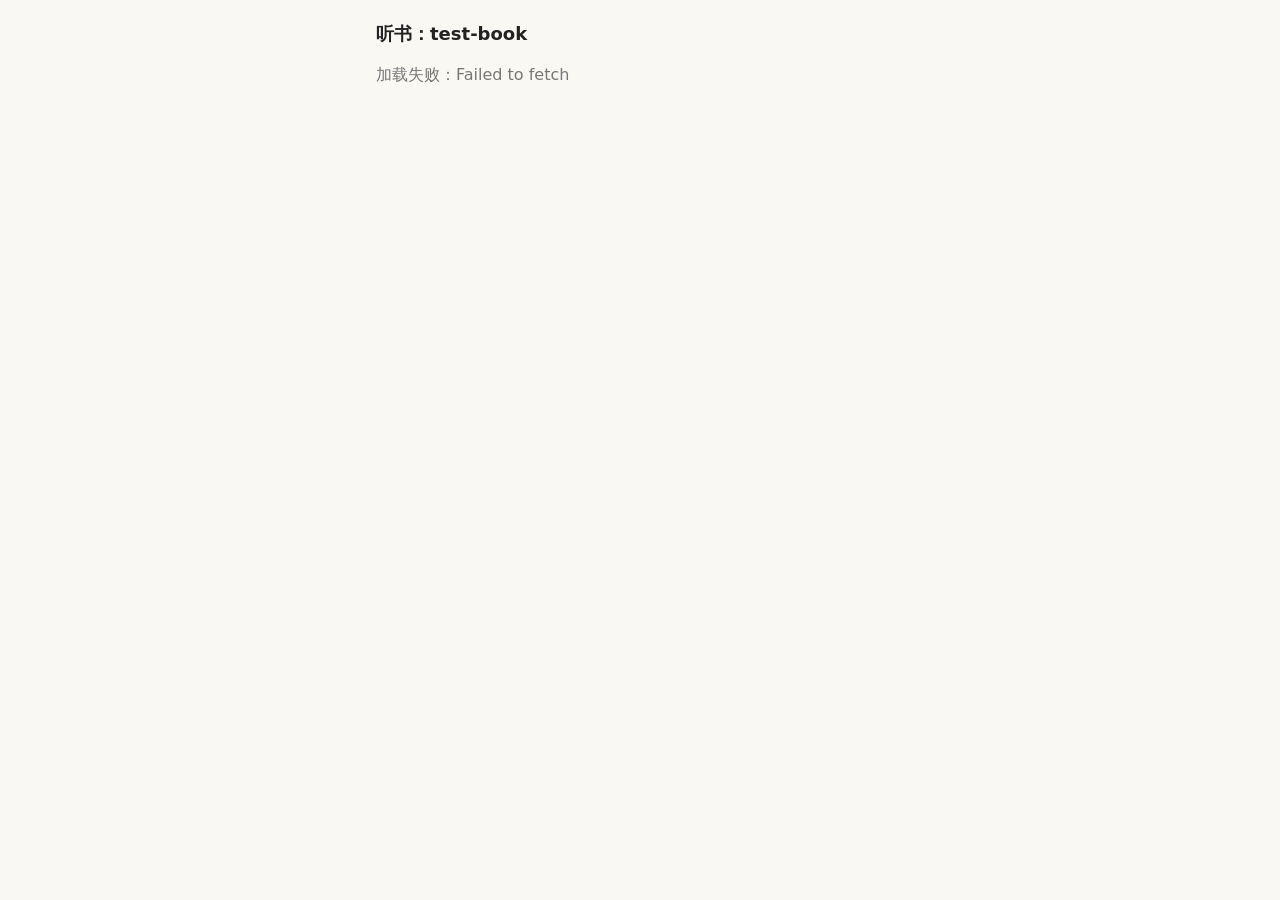
<file: listen.html>
<!doctype html>
<html lang="zh">
<head>
<meta charset="utf-8">
<meta name="viewport" content="width=device-width,initial-scale=1">
<title>听书</title>
<style>
  :root { --bg:#faf8f3; --fg:#222; --muted:#777; --accent:#2a7f62; --card:#fff; --line:#e6e2d8; }
  @media (prefers-color-scheme: dark) {
    :root { --bg:#16181a; --fg:#e8e6e1; --muted:#999; --accent:#4cc49a; --card:#202326; --line:#33373b; }
  }
  * { box-sizing:border-box; }
  body { margin:0; background:var(--bg); color:var(--fg); font:16px/1.5 system-ui,sans-serif; padding:16px; max-width:560px; margin:0 auto; }
  h1 { font-size:18px; margin:4px 0 12px; }
  #now { background:var(--card); border:1px solid var(--line); border-radius:12px; padding:14px; }
  #title { font-weight:600; margin-bottom:10px; }
  audio { width:100%; }
  .row { display:flex; gap:8px; margin-top:10px; flex-wrap:wrap; }
  button { flex:1; min-width:56px; padding:10px 8px; border:1px solid var(--line); background:var(--card); color:var(--fg); border-radius:8px; font-size:15px; }
  button.on { background:var(--accent); color:#fff; border-color:var(--accent); }
  ul { list-style:none; padding:0; margin:16px 0 0; }
  li { padding:12px 14px; border:1px solid var(--line); background:var(--card); border-radius:10px; margin-bottom:8px; display:flex; justify-content:space-between; gap:8px; }
  li.cur { border-color:var(--accent); color:var(--accent); font-weight:600; }
  li small { color:var(--muted); font-weight:400; }
  #msg { color:var(--muted); margin-top:16px; }
</style>
</head>
<body>
<h1 id="bookname">听书</h1>
<div id="now" hidden>
  <div id="title"></div>
  <audio id="player" controls preload="metadata"></audio>
  <div class="row">
    <button id="prev">上一章</button>
    <button id="next">下一章</button>
  </div>
  <div class="row" id="speeds"></div>
</div>
<ul id="list"></ul>
<div id="msg"></div>

<script>
// ===== 只需改这两行（用 publishable key，可以公开；绝对不要放 secret key）=====
const SUPABASE_URL = "https://zefascvoxzlvyfhvtxiv.supabase.co";
const PUBLISHABLE_KEY = "sb_publishable_2Pyi3zFlaoLpjFYo5v8ASQ__8ZIk-DM";
// ===========================================================================

const params = new URLSearchParams(location.search);
const BOOK = params.get("book") || "test-book";
const SKEY = "listen:" + BOOK;
const SPEEDS = [0.75, 1, 1.25, 1.5, 2];

const $ = id => document.getElementById(id);
const player = $("player");
let chapters = [];
let idx = 0;

function saved() {
  try { return JSON.parse(localStorage.getItem(SKEY)) || {}; } catch (e) { return {}; }
}
function save(extra) {
  try {
    const s = Object.assign(saved(), { chapter: chapters[idx] && chapters[idx].chapter_no, time: player.currentTime }, extra || {});
    localStorage.setItem(SKEY, JSON.stringify(s));
  } catch (e) {}
}

function fmt(sec) {
  if (!sec) return "";
  const m = Math.floor(sec / 60), s = sec % 60;
  return m + ":" + String(s).padStart(2, "0");
}

function renderList() {
  const ul = $("list");
  ul.innerHTML = "";
  chapters.forEach((c, i) => {
    const li = document.createElement("li");
    if (i === idx) li.className = "cur";
    const a = document.createElement("span");
    a.textContent = (c.title || ("第 " + c.chapter_no + " 章"));
    const b = document.createElement("small");
    b.textContent = fmt(c.duration_sec);
    li.append(a, b);
    li.onclick = () => load(i, 0, true);
    ul.appendChild(li);
  });
}

function load(i, startTime, autoplay) {
  if (i < 0 || i >= chapters.length) return;
  idx = i;
  const c = chapters[i];
  $("title").textContent = c.title || ("第 " + c.chapter_no + " 章");
  player.src = c.audio_url;
  player.playbackRate = saved().speed || 1;
  player.addEventListener("loadedmetadata", function once() {
    player.removeEventListener("loadedmetadata", once);
    if (startTime > 0 && startTime < player.duration - 2) player.currentTime = startTime;
  });
  if (autoplay) player.play().catch(() => {});
  renderList();
  save();
}

function renderSpeeds() {
  const box = $("speeds");
  box.innerHTML = "";
  const cur = saved().speed || 1;
  SPEEDS.forEach(sp => {
    const b = document.createElement("button");
    b.textContent = sp + "x";
    if (sp === cur) b.className = "on";
    b.onclick = () => {
      player.playbackRate = sp;
      save({ speed: sp });
      renderSpeeds();
    };
    box.appendChild(b);
  });
}

async function init() {
  $("bookname").textContent = "听书：" + BOOK;
  try {
    const url = SUPABASE_URL + "/rest/v1/audio_chapters?book_id=eq." + encodeURIComponent(BOOK) +
      "&order=chapter_no.asc&select=chapter_no,title,audio_url,duration_sec";
    const r = await fetch(url, { headers: { apikey: PUBLISHABLE_KEY } });
    if (!r.ok) throw new Error("HTTP " + r.status);
    chapters = await r.json();
  } catch (e) {
    $("msg").textContent = "加载失败：" + e.message;
    return;
  }
  if (!chapters.length) {
    $("msg").textContent = "这本书还没有音频章节。";
    return;
  }
  $("now").hidden = false;
  const s = saved();
  let start = chapters.findIndex(c => c.chapter_no === s.chapter);
  if (start < 0) start = 0;
  renderSpeeds();
  load(start, s.time || 0, false);
}

$("prev").onclick = () => load(idx - 1, 0, true);
$("next").onclick = () => load(idx + 1, 0, true);
player.addEventListener("ended", () => { if (idx + 1 < chapters.length) load(idx + 1, 0, true); });
let last = 0;
player.addEventListener("timeupdate", () => {
  const now = Date.now();
  if (now - last > 3000) { last = now; save(); }
});
player.addEventListener("pause", () => save());
window.addEventListener("pagehide", () => save());

init();
</script>
</body>
</html>
</file>
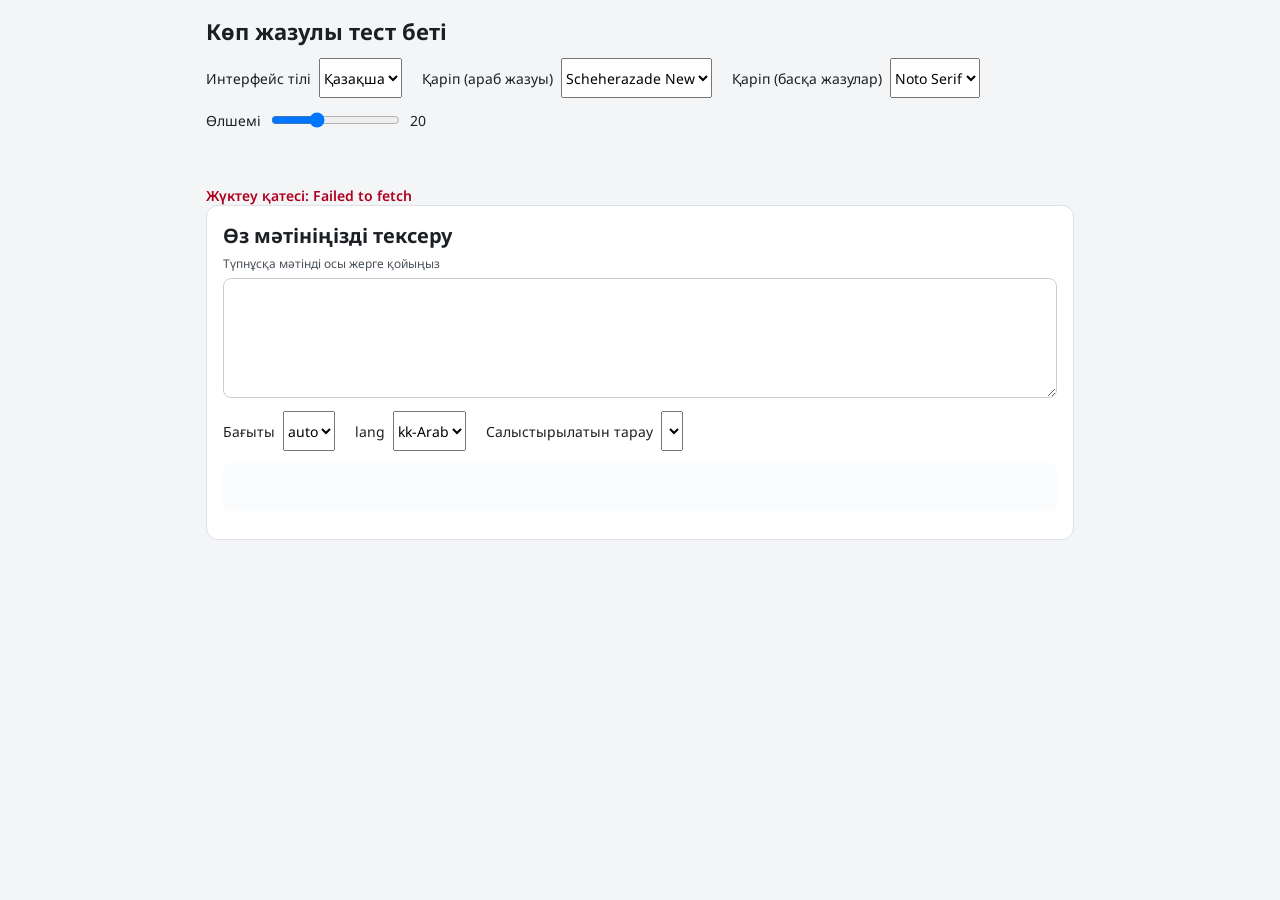
<file: test.html>
<!doctype html>
<html lang="kk">
<head>
<meta charset="utf-8">
<meta name="viewport" content="width=device-width, initial-scale=1">
<title>Көп жазулы тест / 多文字测试</title>
<link rel="preconnect" href="https://fonts.googleapis.com">
<link rel="preconnect" href="https://fonts.gstatic.com" crossorigin>
<link href="https://fonts.googleapis.com/css2?family=Amiri:wght@400;700&family=Noto+Naskh+Arabic:wght@400;700&family=Noto+Sans+Arabic:wght@400;700&family=Noto+Sans:wght@400;600&family=Noto+Serif+SC:wght@400;700&family=Noto+Serif:wght@400;700&family=Scheherazade+New:wght@400;700&display=swap" rel="stylesheet">
<style>
:root { --f-arab: 'Scheherazade New'; --f-other: 'Noto Serif'; --size: 20px; }
* { box-sizing: border-box; }
body { margin: 0; background: #f4f5f7; color: #1c2024; font-family: 'Noto Sans', sans-serif; }
header, main { max-width: 900px; margin: 0 auto; padding: 16px; }
h1 { font-size: 22px; margin: 0 0 12px; }
.bar { display: flex; flex-wrap: wrap; gap: 12px 20px; align-items: center; }
.bar label { display: flex; align-items: center; gap: 8px; font-size: 14px; }
select, textarea, input { font: inherit; }
select { min-height: 40px; }
.status { margin-top: 12px; font-size: 14px; font-weight: 600; }
.ok { color: #0a6b3d; }
.bad { color: #b00020; }
.card { background: #fff; border: 1px solid #dde1e5; border-radius: 12px; padding: 16px; margin-bottom: 16px; }
.card h2 { margin: 0 0 4px; font-size: 20px; }
.card h3 { margin: 16px 0 6px; font-size: 16px; }
.meta { font-size: 12px; color: #4a525a; margin: 6px 0; }
.content { font-size: var(--size); line-height: 1.9; white-space: pre-wrap; overflow-wrap: anywhere; padding: 12px; background: #fafbfc; border-radius: 8px; }
[lang="kk-Arab"] { font-family: var(--f-arab), serif; line-height: 2.3; }
[lang="kk-Cyrl"], [lang="kk-Latn"], [lang="ru"], [lang="en"] { font-family: var(--f-other), serif; }
[lang="zh"] { font-family: 'Noto Serif SC', serif; }
.row { font-size: 13px; margin-top: 8px; word-break: break-all; }
textarea { width: 100%; min-height: 120px; padding: 10px; border: 1px solid #c9ced4; border-radius: 8px; }
#preview { font-size: var(--size); line-height: 1.9; white-space: pre-wrap; overflow-wrap: anywhere; margin-top: 12px; padding: 12px; background: #fafbfc; border-radius: 8px; min-height: 48px; }
</style>
</head>
<body>
<header>
  <h1 data-i18n="title"></h1>
  <div class="bar">
    <label><span data-i18n="uiLang"></span>
      <select id="uiLang">
        <option value="kk">Қазақша</option>
        <option value="ru">Русский</option>
        <option value="zh">中文</option>
        <option value="en">English</option>
      </select>
    </label>
    <label><span data-i18n="fontArab"></span>
      <select id="fontArab">
        <option>Scheherazade New</option>
        <option>Noto Naskh Arabic</option>
        <option>Amiri</option>
        <option>Noto Sans Arabic</option>
      </select>
    </label>
    <label><span data-i18n="fontOther"></span>
      <select id="fontOther">
        <option>Noto Serif</option>
        <option>Noto Sans</option>
      </select>
    </label>
    <label><span data-i18n="size"></span>
      <input id="size" type="range" min="14" max="32" value="20">
      <output id="sizeOut">20</output>
    </label>
  </div>
  <div id="snap" class="status"></div>
</header>

<main>
  <div id="state" class="status"></div>
  <section id="books"></section>

  <section class="card">
    <h2 data-i18n="pasteTitle"></h2>
    <p class="meta" data-i18n="pasteHint"></p>
    <textarea id="paste"></textarea>
    <div class="bar" style="margin-top:8px">
      <label><span data-i18n="dir"></span>
        <select id="pdir"><option>auto</option><option>ltr</option><option>rtl</option></select>
      </label>
      <label>lang
        <select id="plang">
          <option>kk-Arab</option><option>kk-Latn</option><option>kk-Cyrl</option>
          <option>ru</option><option>zh</option><option>en</option>
        </select>
      </label>
      <label><span data-i18n="cmp"></span>
        <select id="cmp"></select>
      </label>
    </div>
    <div id="preview"></div>
    <div id="pasteHash" class="row"></div>
    <div id="pasteResult" class="status"></div>
  </section>
</main>

<script type="module">
import { SUPABASE_URL, SUPABASE_KEY } from './js/config.js';

const I18N = {
  kk: { title: 'Көп жазулы тест беті', uiLang: 'Интерфейс тілі', fontArab: 'Қаріп (араб жазуы)', fontOther: 'Қаріп (басқа жазулар)', size: 'Өлшемі', loading: 'Жүктелуде…', loadFail: 'Жүктеу қатесі', noData: 'Тест деректері жоқ', hashOk: 'Хэш сәйкес', hashBad: 'Хэш сәйкес емес', chars: 'таңба', pasteTitle: 'Өз мәтініңізді тексеру', pasteHint: 'Түпнұсқа мәтінді осы жерге қойыңыз', dir: 'Бағыты', cmp: 'Салыстырылатын тарау', snapSame: 'Интерфейс тілін ауыстырғанда кітап мәтіні өзгерген жоқ', snapBad: 'Назар аударыңыз: кітап мәтіні өзгерді', noCfg: 'js/config.js файлына Supabase мәндерін жазыңыз', pickCh: 'Тарауды таңдаңыз' },
  ru: { title: 'Тестовая страница многописьменности', uiLang: 'Язык интерфейса', fontArab: 'Шрифт (арабское письмо)', fontOther: 'Шрифт (остальные письменности)', size: 'Размер', loading: 'Загрузка…', loadFail: 'Ошибка загрузки', noData: 'Нет тестовых данных', hashOk: 'Хэш совпадает', hashBad: 'Хэш не совпадает', chars: 'символов', pasteTitle: 'Проверка вашего текста', pasteHint: 'Вставьте сюда исходный текст', dir: 'Направление', cmp: 'Глава для сравнения', snapSame: 'При смене языка интерфейса текст книг не изменился', snapBad: 'Внимание: текст книг изменился', noCfg: 'Впишите значения Supabase в js/config.js', pickCh: 'Выберите главу' },
  zh: { title: '多文字测试页', uiLang: '界面语言', fontArab: '字体（阿拉伯文）', fontOther: '字体（其他文字）', size: '字号', loading: '加载中…', loadFail: '加载失败', noData: '没有测试数据', hashOk: '哈希一致', hashBad: '哈希不一致', chars: '个字符', pasteTitle: '检查你自己的文本', pasteHint: '把原文粘贴到这里', dir: '方向', cmp: '对比章节', snapSame: '切换界面语言后，书籍原文没有变化', snapBad: '注意：书籍原文发生了变化', noCfg: '请在 js/config.js 里填入 Supabase 的值', pickCh: '请选择章节' },
  en: { title: 'Multi-script test page', uiLang: 'Interface language', fontArab: 'Font (Arabic script)', fontOther: 'Font (other scripts)', size: 'Size', loading: 'Loading…', loadFail: 'Load failed', noData: 'No test data', hashOk: 'Hash matches', hashBad: 'Hash does not match', chars: 'characters', pasteTitle: 'Check your own text', pasteHint: 'Paste the original text here', dir: 'Direction', cmp: 'Chapter to compare', snapSame: 'Book text did not change after switching interface language', snapBad: 'Warning: book text changed', noCfg: 'Fill in the Supabase values in js/config.js', pickCh: 'Pick a chapter' }
};
const LANG_TAG = { 'kk|cyrillic': 'kk-Cyrl', 'kk|latin': 'kk-Latn', 'kk|arabic': 'kk-Arab', 'ru|cyrillic': 'ru', 'zh|han': 'zh', 'en|latin': 'en' };

const $ = (s) => document.querySelector(s);
const enc = new TextEncoder();
let uiLang = 'kk';
let baseline = null;
const chapterIndex = [];

const t = (k) => (I18N[uiLang] && I18N[uiLang][k]) || I18N.kk[k] || k;

async function sha256(text) {
  const buf = await crypto.subtle.digest('SHA-256', enc.encode(text));
  return [...new Uint8Array(buf)].map((b) => b.toString(16).padStart(2, '0')).join('');
}

function el(tag, attrs, text) {
  const e = document.createElement(tag);
  for (const [k, v] of Object.entries(attrs || {})) e.setAttribute(k, v);
  if (text !== undefined) e.textContent = text;
  return e;
}

function applyI18n() {
  document.documentElement.lang = uiLang;
  document.querySelectorAll('[data-i18n]').forEach((n) => { n.textContent = t(n.dataset.i18n); });
  document.querySelectorAll('[data-state]').forEach((n) => {
    const base = n.dataset.state === 'ok' ? t('hashOk') : t('hashBad');
    n.textContent = (n.dataset.n ? n.dataset.n + ' ' + t('chars') + ' · ' : '') + base;
  });
}

function snapshotText() {
  return [...document.querySelectorAll('.book-text')].map((n) => n.textContent).join('\u0001');
}

async function checkSnapshot() {
  if (baseline === null) return;
  const now = await sha256(snapshotText());
  const box = $('#snap');
  box.className = 'status ' + (now === baseline ? 'ok' : 'bad');
  box.textContent = now === baseline ? t('snapSame') : t('snapBad');
}

async function loadBooks() {
  const url = SUPABASE_URL + '/rest/v1/books'
    + '?select=id,title,author,description,language,script,text_direction,chapters(id,chapter_number,title,content,content_sha256)'
    + '&status=eq.published&copyright_note=eq.__test__&order=created_at.asc';
  const r = await fetch(url, { headers: { apikey: SUPABASE_KEY } });
  if (!r.ok) throw new Error(r.status + ' ' + (await r.text()));
  return r.json();
}

async function renderBooks(books) {
  const root = $('#books');
  root.textContent = '';
  const cmp = $('#cmp');
  cmp.textContent = '';
  cmp.appendChild(el('option', { value: '' }, '—'));
  chapterIndex.length = 0;

  for (const b of books) {
    const tag = LANG_TAG[b.language + '|' + b.script] || b.language;
    const card = el('div', { class: 'card' });
    card.appendChild(el('h2', { class: 'book-text', dir: 'auto', lang: tag }, b.title));
    card.appendChild(el('div', { class: 'book-text', dir: 'auto', lang: tag }, b.author));
    if (b.description) card.appendChild(el('div', { class: 'book-text', dir: 'auto', lang: tag }, b.description));
    card.appendChild(el('div', { class: 'meta' }, b.language + ' / ' + b.script + ' / ' + b.text_direction));

    const chs = (b.chapters || []).slice().sort((a, c) => a.chapter_number - c.chapter_number);
    for (const ch of chs) {
      card.appendChild(el('h3', { class: 'book-text', dir: 'auto', lang: tag }, ch.chapter_number + '. ' + ch.title));
      card.appendChild(el('div', { class: 'content book-text', dir: b.text_direction, lang: tag }, ch.content));
      const local = await sha256(ch.content);
      const same = local === ch.content_sha256;
      const row = el('div', { class: 'row ' + (same ? 'ok' : 'bad'), 'data-state': same ? 'ok' : 'bad', 'data-n': String([...ch.content].length) });
      card.appendChild(row);
      card.appendChild(el('div', { class: 'row' }, 'DB: ' + ch.content_sha256 + '  |  browser: ' + local));
      chapterIndex.push({ label: b.title + ' / ' + ch.chapter_number, hash: ch.content_sha256 });
      cmp.appendChild(el('option', { value: ch.content_sha256 }, b.title + ' / ' + ch.chapter_number));
    }
    root.appendChild(card);
  }
  applyI18n();
  baseline = await sha256(snapshotText());
  await checkSnapshot();
}

async function updatePaste() {
  const text = $('#paste').value;
  const pv = $('#preview');
  pv.textContent = text;
  pv.setAttribute('dir', $('#pdir').value);
  pv.setAttribute('lang', $('#plang').value);
  const h = await sha256(text);
  $('#pasteHash').textContent = 'SHA-256: ' + h + '  (' + [...text].length + ' ' + t('chars') + ')';
  const want = $('#cmp').value;
  const res = $('#pasteResult');
  if (!want) { res.className = 'status'; res.textContent = t('pickCh'); return; }
  res.className = 'status ' + (want === h ? 'ok' : 'bad');
  res.textContent = want === h ? t('hashOk') : t('hashBad');
}

function bind() {
  $('#uiLang').addEventListener('change', async (e) => { uiLang = e.target.value; applyI18n(); updatePaste(); await checkSnapshot(); });
  $('#fontArab').addEventListener('change', (e) => document.documentElement.style.setProperty('--f-arab', "'" + e.target.value + "'"));
  $('#fontOther').addEventListener('change', (e) => document.documentElement.style.setProperty('--f-other', "'" + e.target.value + "'"));
  $('#size').addEventListener('input', (e) => {
    document.documentElement.style.setProperty('--size', e.target.value + 'px');
    $('#sizeOut').textContent = e.target.value;
  });
  ['#paste', '#pdir', '#plang', '#cmp'].forEach((s) => {
    $(s).addEventListener('input', updatePaste);
    $(s).addEventListener('change', updatePaste);
  });
}

async function init() {
  bind();
  applyI18n();
  const st = $('#state');
  if (!SUPABASE_URL || SUPABASE_URL.includes('把这里换成') || SUPABASE_KEY.includes('把这里换成')) {
    st.className = 'status bad'; st.textContent = t('noCfg'); return;
  }
  st.textContent = t('loading');
  try {
    const books = await loadBooks();
    if (!books.length) { st.className = 'status bad'; st.textContent = t('noData'); return; }
    st.textContent = '';
    await renderBooks(books);
  } catch (err) {
    st.className = 'status bad';
    st.textContent = t('loadFail') + ': ' + err.message;
  }
}
init();
</script>
</body>
</html>
</file>
<file: css/app.css>
:root {
  --bg: #f4f5f7;
  --surface: #ffffff;
  --ink: #1c2024;
  --muted: #4a525a;
  --line: #dde1e5;
  --accent: #0e7c6b;
  --accent-soft: #e4f3f0;
  --tab-h: 60px;
}
* { box-sizing: border-box; }
html { -webkit-text-size-adjust: 100%; }
body {
  margin: 0;
  background: var(--bg);
  color: var(--ink);
  font-family: 'Noto Sans', 'Noto Sans SC', sans-serif;
  line-height: 1.5;
}
a { color: inherit; text-decoration: none; }
button, input, select { font: inherit; color: inherit; }

/* ---- 顶栏 ---- */
.topbar {
  background: var(--surface);
  border-block-end: 1px solid var(--line);
  position: sticky;
  inset-block-start: 0;
  z-index: 10;
}
.topbar-in {
  max-width: 1100px;
  margin-inline: auto;
  padding: 8px 16px;
  min-height: 64px;
  display: flex;
  flex-wrap: wrap;
  align-items: center;
  gap: 8px 20px;
}
.brand { font-family: 'Noto Serif', serif; font-weight: 700; font-size: 22px; color: var(--accent); }
.nav { display: flex; gap: 6px; }
.nav a {
  padding: 0 14px;
  min-height: 40px;
  display: flex;
  align-items: center;
  border-radius: 8px;
  font-size: 15px;
  color: #3d454d;
}
.nav a[aria-current="page"] { background: var(--accent-soft); color: var(--accent); font-weight: 600; }
.search { flex: 1 1 200px; display: flex; justify-content: flex-end; }
.search input {
  width: 100%;
  max-width: 320px;
  min-height: 40px;
  border: 0;
  background: #f0f2f4;
  border-radius: 20px;
  padding-inline: 16px;
  outline-offset: 2px;
}
.lang select {
  min-height: 40px;
  border: 1px solid var(--line);
  border-radius: 8px;
  background: var(--surface);
  padding-inline: 8px;
}

/* ---- 内容 ---- */
.view { max-width: 1100px; margin-inline: auto; padding: 24px 16px 32px; min-height: 60vh; }
.view h1 { font-size: 24px; margin: 0 0 16px; }
.view h2 { font-size: 18px; margin: 24px 0 8px; }
.muted { color: var(--muted); }
.card { background: var(--surface); border: 1px solid var(--line); border-radius: 12px; padding: 16px; margin-block-end: 12px; }
.list { list-style: none; margin: 0; padding: 0; }
.list li { padding: 10px 0; border-block-end: 1px solid var(--line); }
.btn {
  display: inline-flex; align-items: center; min-height: 44px; padding-inline: 20px;
  border-radius: 22px; background: var(--accent); color: #fff; font-weight: 600; border: 0; cursor: pointer;
}
.ok { color: #0a6b3d; }
.bad { color: #b00020; font-weight: 600; }
.foot { max-width: 1100px; margin-inline: auto; padding: 16px; font-size: 13px; color: var(--muted); }

/* ---- 手机底部标签栏 ---- */
.tabbar { display: none; }
@media (max-width: 720px) {
  .nav { display: none; }
  body { padding-block-end: calc(var(--tab-h) + env(safe-area-inset-bottom)); }
  .tabbar {
    display: flex;
    position: fixed;
    inset-inline: 0;
    inset-block-end: 0;
    background: var(--surface);
    border-block-start: 1px solid var(--line);
    padding-block-end: env(safe-area-inset-bottom);
    z-index: 10;
  }
  .tabbar a {
    flex: 1;
    min-height: var(--tab-h);
    display: flex;
    flex-direction: column;
    align-items: center;
    justify-content: center;
    gap: 2px;
    font-size: 12px;
    color: #3d454d;
  }
  .tabbar a[aria-current="page"] { color: var(--accent); font-weight: 600; }
}
</file>
